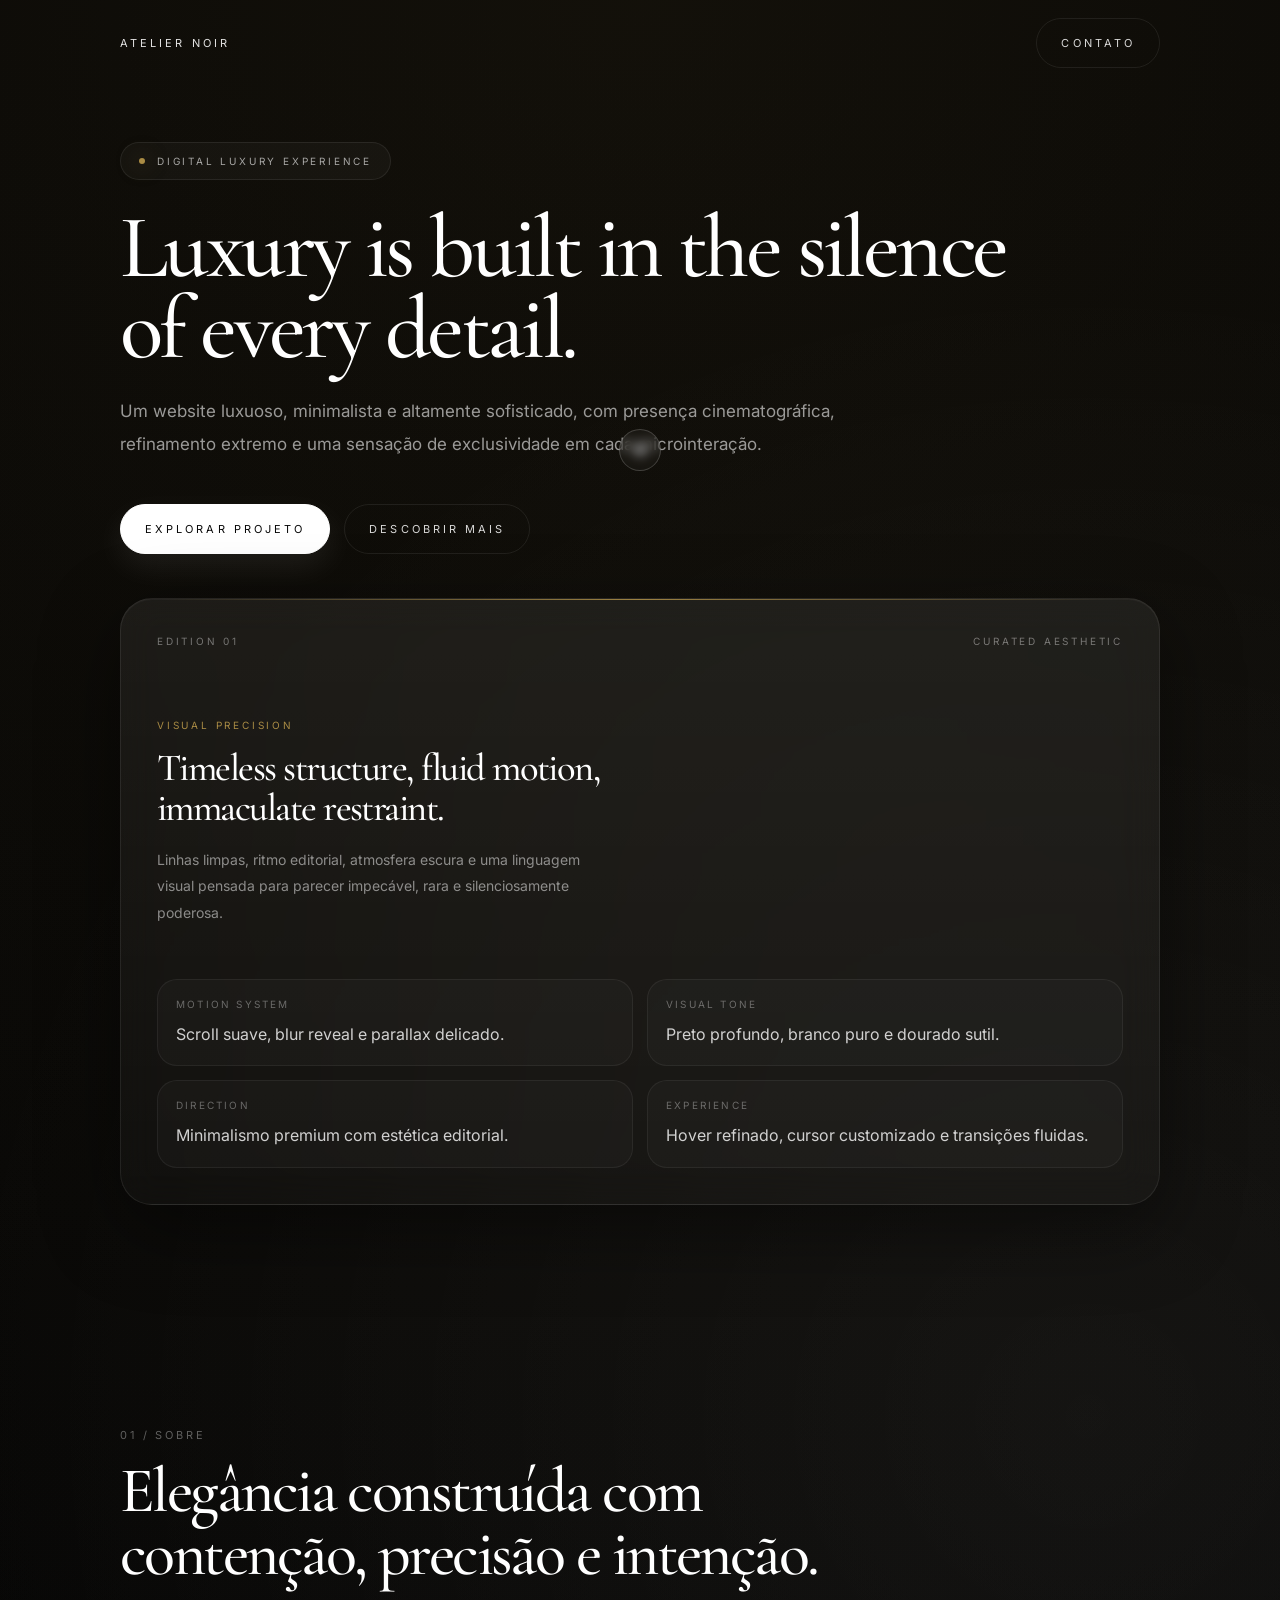
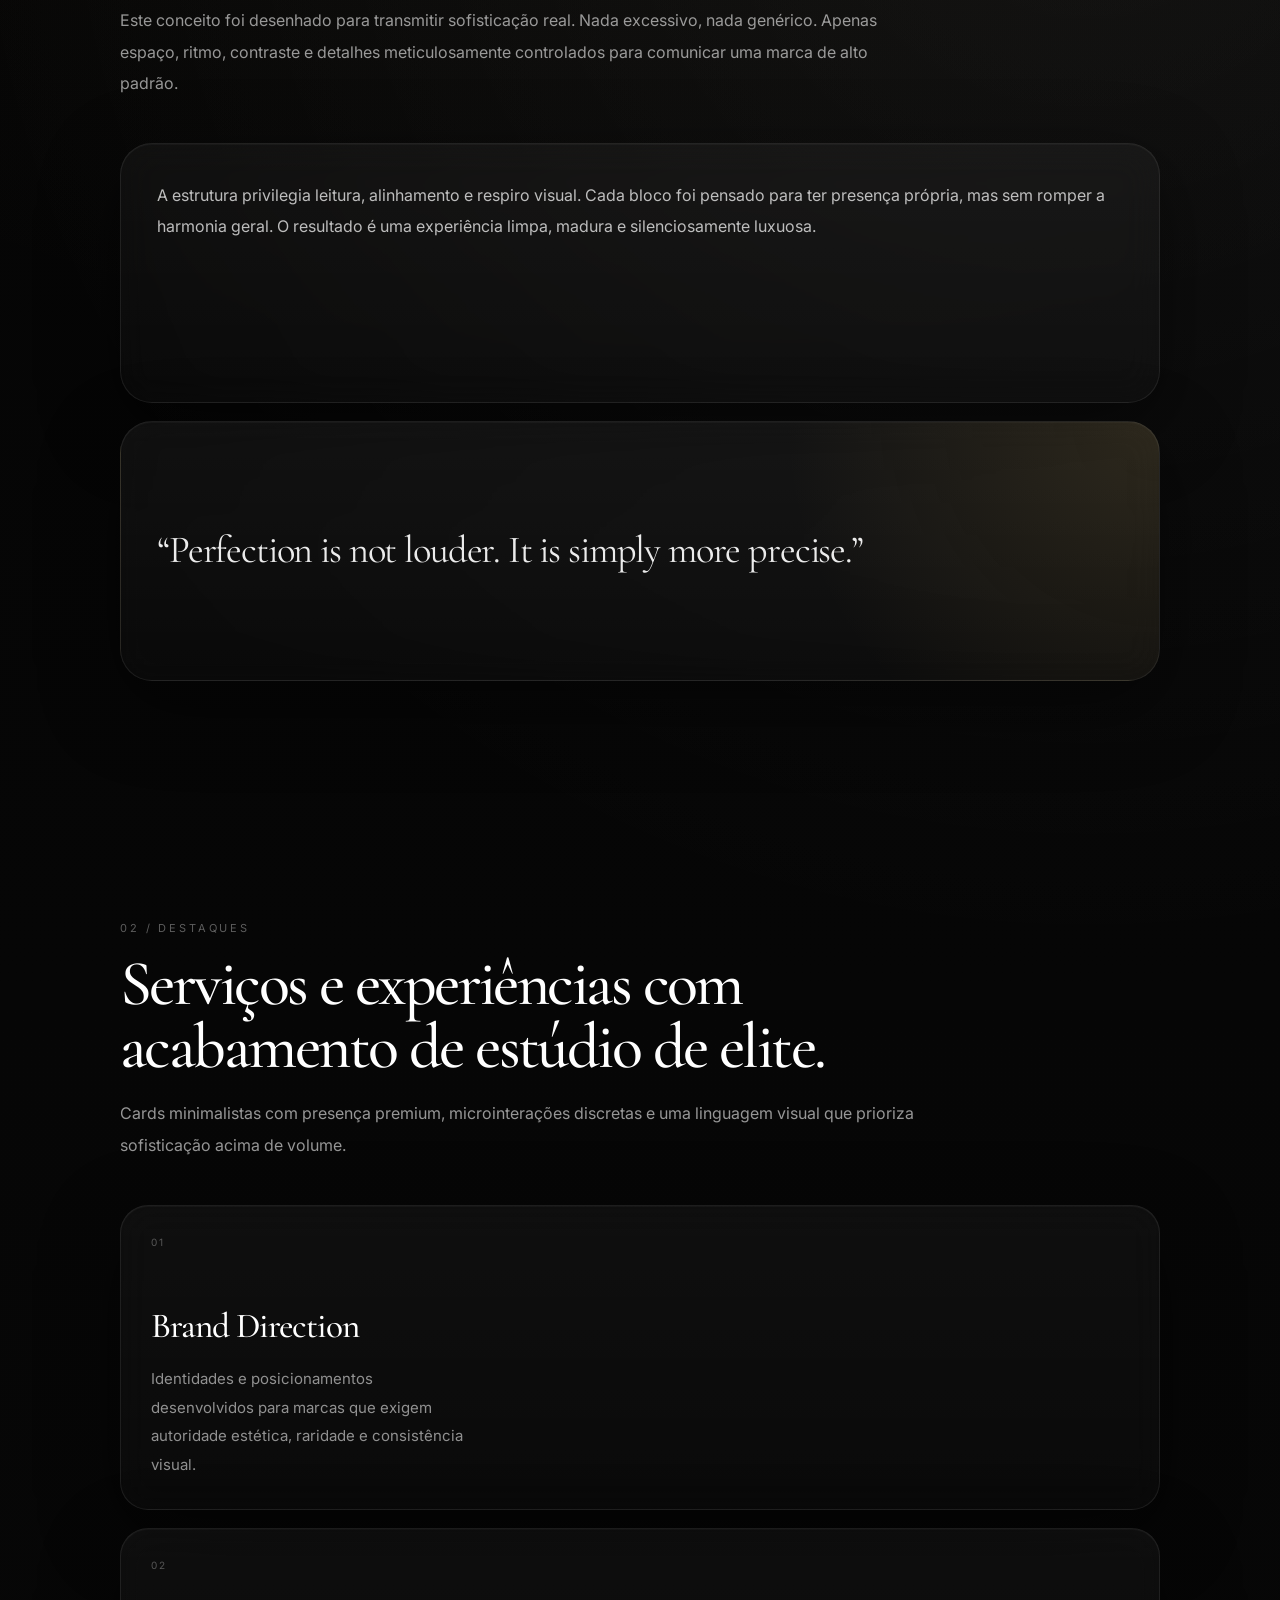
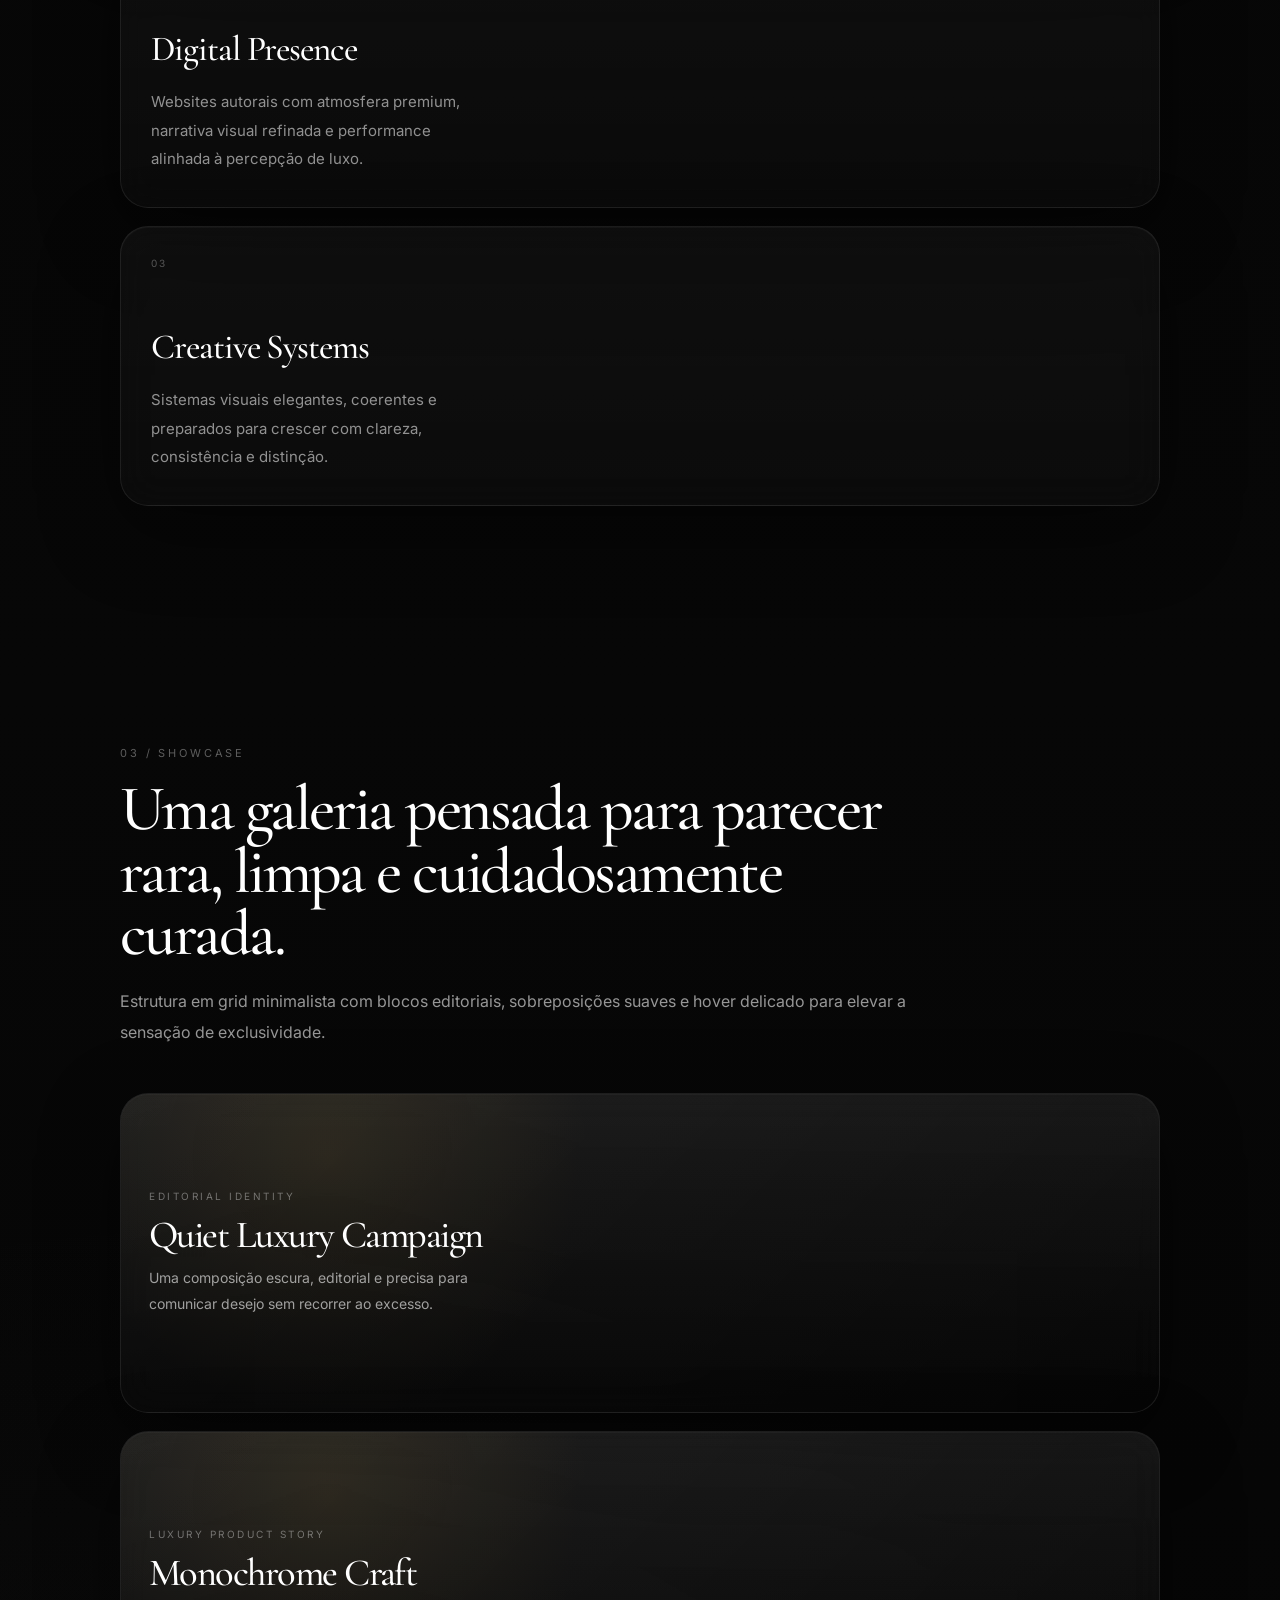
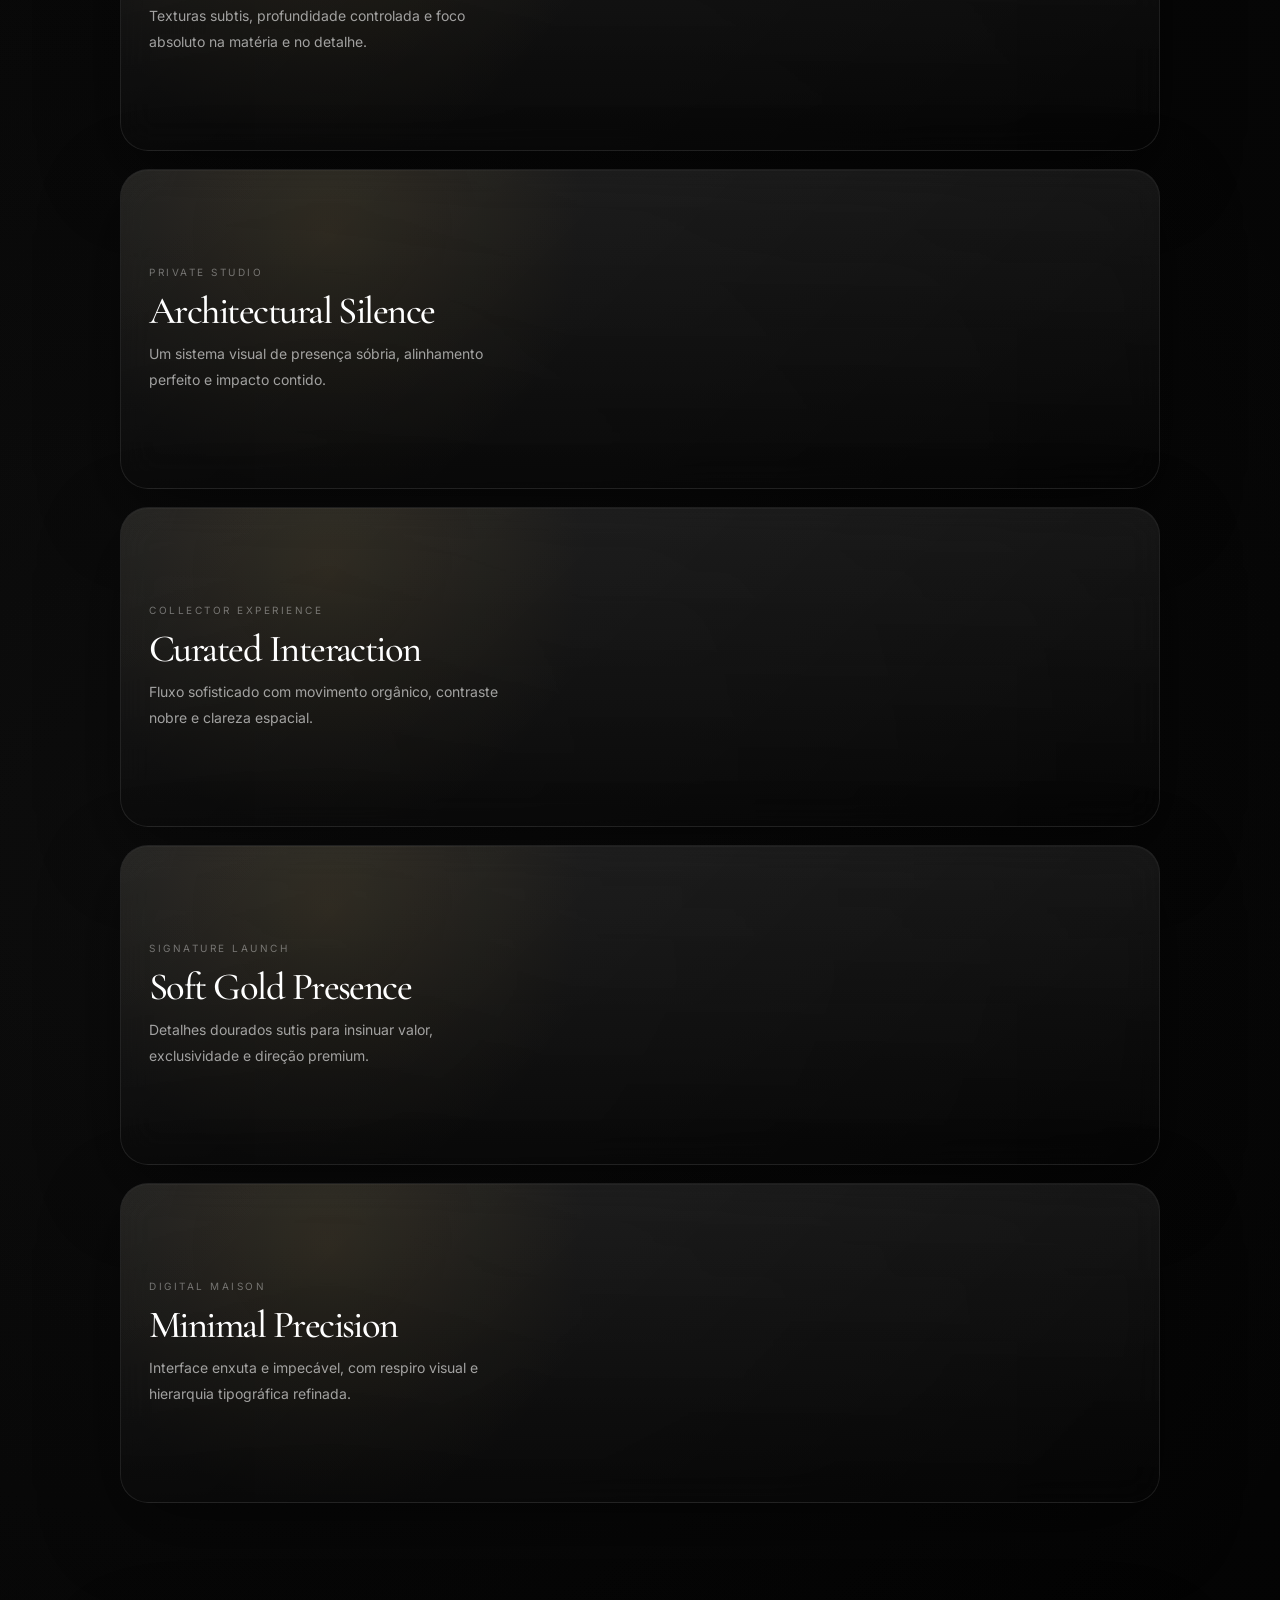
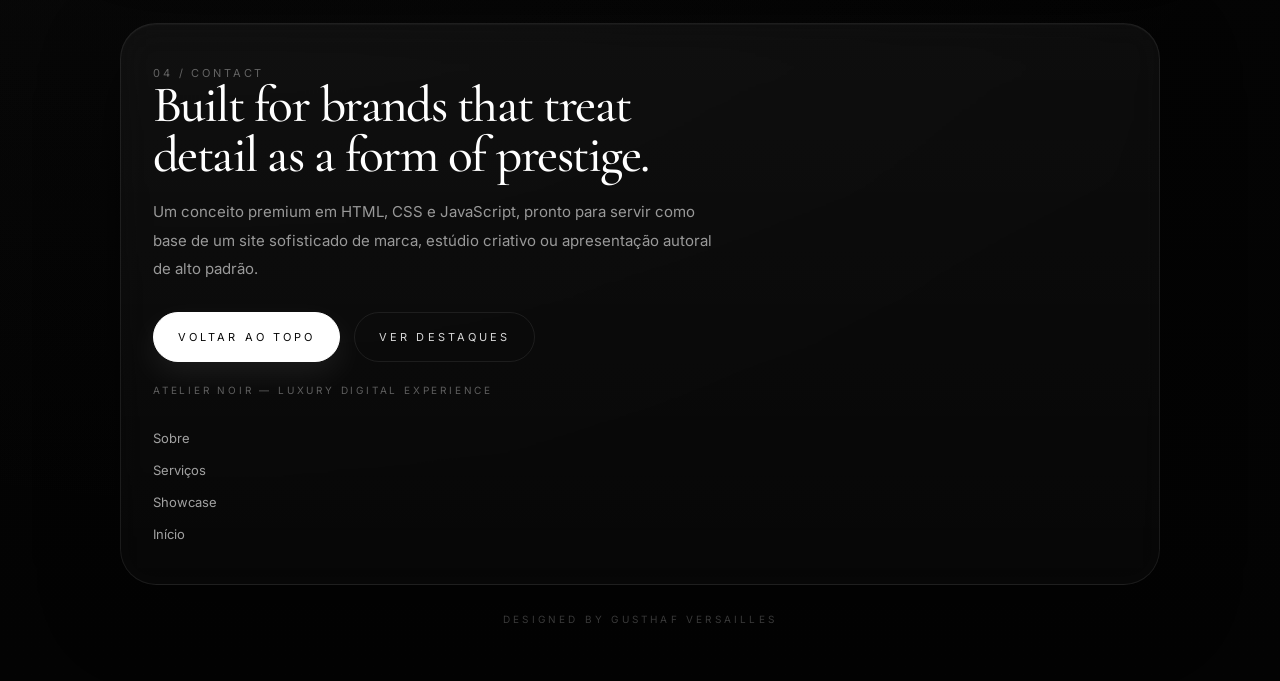
<file: Projects/AtelierNoir/index.html>
<!DOCTYPE html>
<!--
  Atelier Noir — Luxury Digital Experience
  Arquivo: index.html
  Função: estrutura HTML principal do site.
-->
<html lang="pt-BR">

<head>
  <base href="/Projects/AtelierNoir/">
  <meta charset="UTF-8" />
  <meta name="viewport" content="width=device-width, initial-scale=1.0" />
  <title>Atelier Noir — Luxury Digital Experience</title>
  <link rel="canonical" href="https://gusthafversailles.com/atelier-noir" />
  <link rel="preconnect" href="https://fonts.googleapis.com">
  <link rel="preconnect" href="https://fonts.gstatic.com" crossorigin>
  <link href="https://fonts.googleapis.com/css2?family=Inter:wght@300;400;500;600&family=Cormorant+Garamond:wght@400;500;600&display=swap" rel="stylesheet">
 <!-- Google tag (gtag.js) -->

	<script async src="https://www.googletagmanager.com/gtag/js?id=G-SENJ5DJDF1"></script>
    <script>
    window.dataLayer = window.dataLayer || [];
    function gtag(){dataLayer.push(arguments);}
    gtag('js', new Date());

    gtag('config', 'G-SENJ5DJDF1');
    </script>
  
  <!-- Estilos principais do projeto -->
  <link rel="stylesheet" href="style.css" />
	
	<script
  defer
  src="https://spyonn.vercel.app/tracker.js"
  data-site="f50460af-38d0-4e4b-9cd6-706beb822152">
</script>
	
</head>
<body>
  <div class="cursor"></div>
  <div class="cursor-follower"></div>

  <header class="site-header" id="siteHeader">
    <div class="container nav">
      <a href="/atelier-noir#hero" class="brand magnetic">Atelier Noir</a>
      <nav class="nav-links">
        <a href="/atelier-noir#about" class="magnetic">Sobre</a>
        <a href="/atelier-noir#services" class="magnetic">Destaques</a>
        <a href="/atelier-noir#showcase" class="magnetic">Showcase</a>
      </nav>
      <a href="/atelier-noir#footer" class="button ghost magnetic">Contato</a>
    </div>
  </header>

  <main>
    <section class="hero" id="hero">
      <div class="container hero-grid">
        <div class="reveal">
          <span class="eyebrow">Digital Luxury Experience</span>
          <h1>Luxury is built in the silence of every detail.</h1>
          <p class="hero-copy">
            Um website luxuoso, minimalista e altamente sofisticado, com presença cinematográfica, refinamento extremo e uma sensação de exclusividade em cada microinteração.
          </p>
          <div class="hero-actions">
            <a href="/atelier-noir#showcase" class="button primary magnetic">Explorar projeto</a>
            <a href="/atelier-noir#about" class="button ghost magnetic">Descobrir mais</a>
          </div>
        </div>

        <div class="hero-panel reveal parallax" data-speed="0.08">
          <div class="panel-meta">
            <span>Edition 01</span>
            <span>Curated Aesthetic</span>
          </div>
          <div class="label">Visual Precision</div>
          <h2 class="panel-title">Timeless structure, fluid motion, immaculate restraint.</h2>
          <p class="panel-copy">
            Linhas limpas, ritmo editorial, atmosfera escura e uma linguagem visual pensada para parecer impecável, rara e silenciosamente poderosa.
          </p>

          <div class="metrics">
            <div class="metric">
              <span>Motion System</span>
              <strong>Scroll suave, blur reveal e parallax delicado.</strong>
            </div>
            <div class="metric">
              <span>Visual Tone</span>
              <strong>Preto profundo, branco puro e dourado sutil.</strong>
            </div>
            <div class="metric">
              <span>Direction</span>
              <strong>Minimalismo premium com estética editorial.</strong>
            </div>
            <div class="metric">
              <span>Experience</span>
              <strong>Hover refinado, cursor customizado e transições fluidas.</strong>
            </div>
          </div>
        </div>
      </div>
    </section>

    <section class="section" id="about">
      <div class="container">
        <div class="section-top reveal">
          <div class="section-index">01 / Sobre</div>
          <div>
            <h2>Elegância construída com contenção, precisão e intenção.</h2>
            <p class="section-copy">
              Este conceito foi desenhado para transmitir sofisticação real. Nada excessivo, nada genérico. Apenas espaço, ritmo, contraste e detalhes meticulosamente controlados para comunicar uma marca de alto padrão.
            </p>
          </div>
        </div>

        <div class="about-layout">
          <div class="editorial-card reveal parallax" data-speed="0.05">
            <p>
              A estrutura privilegia leitura, alinhamento e respiro visual. Cada bloco foi pensado para ter presença própria, mas sem romper a harmonia geral. O resultado é uma experiência limpa, madura e silenciosamente luxuosa.
            </p>
          </div>
          <div class="editorial-quote reveal">
            <p>“Perfection is not louder. It is simply more precise.”</p>
          </div>
        </div>
      </div>
    </section>

    <section class="section" id="services">
      <div class="container">
        <div class="section-top reveal">
          <div class="section-index">02 / Destaques</div>
          <div>
            <h2>Serviços e experiências com acabamento de estúdio de elite.</h2>
            <p class="section-copy">
              Cards minimalistas com presença premium, microinterações discretas e uma linguagem visual que prioriza sofisticação acima de volume.
            </p>
          </div>
        </div>

        <div class="services-grid">
          <article class="service-card reveal magnetic">
            <div class="service-number">01</div>
            <h3>Brand Direction</h3>
            <p>Identidades e posicionamentos desenvolvidos para marcas que exigem autoridade estética, raridade e consistência visual.</p>
          </article>

          <article class="service-card reveal magnetic delay-08">
            <div class="service-number">02</div>
            <h3>Digital Presence</h3>
            <p>Websites autorais com atmosfera premium, narrativa visual refinada e performance alinhada à percepção de luxo.</p>
          </article>

          <article class="service-card reveal magnetic delay-16">
            <div class="service-number">03</div>
            <h3>Creative Systems</h3>
            <p>Sistemas visuais elegantes, coerentes e preparados para crescer com clareza, consistência e distinção.</p>
          </article>
        </div>
      </div>
    </section>

    <section class="section" id="showcase">
      <div class="container">
        <div class="section-top reveal">
          <div class="section-index">03 / Showcase</div>
          <div>
            <h2>Uma galeria pensada para parecer rara, limpa e cuidadosamente curada.</h2>
            <p class="section-copy">
              Estrutura em grid minimalista com blocos editoriais, sobreposições suaves e hover delicado para elevar a sensação de exclusividade.
            </p>
          </div>
        </div>

        <div class="showcase-grid">
          <article class="showcase-item reveal magnetic parallax" data-speed="0.04">
            <div>
              <div class="showcase-meta">Editorial Identity</div>
              <h3 class="showcase-title">Quiet Luxury Campaign</h3>
              <p class="showcase-desc">Uma composição escura, editorial e precisa para comunicar desejo sem recorrer ao excesso.</p>
            </div>
          </article>

          <article class="showcase-item reveal magnetic delay-06">
            <div>
              <div class="showcase-meta">Luxury Product Story</div>
              <h3 class="showcase-title">Monochrome Craft</h3>
              <p class="showcase-desc">Texturas subtis, profundidade controlada e foco absoluto na matéria e no detalhe.</p>
            </div>
          </article>

          <article class="showcase-item reveal magnetic delay-12">
            <div>
              <div class="showcase-meta">Private Studio</div>
              <h3 class="showcase-title">Architectural Silence</h3>
              <p class="showcase-desc">Um sistema visual de presença sóbria, alinhamento perfeito e impacto contido.</p>
            </div>
          </article>

          <article class="showcase-item reveal magnetic parallax" data-speed="0.06">
            <div>
              <div class="showcase-meta">Collector Experience</div>
              <h3 class="showcase-title">Curated Interaction</h3>
              <p class="showcase-desc">Fluxo sofisticado com movimento orgânico, contraste nobre e clareza espacial.</p>
            </div>
          </article>

          <article class="showcase-item reveal magnetic delay-08">
            <div>
              <div class="showcase-meta">Signature Launch</div>
              <h3 class="showcase-title">Soft Gold Presence</h3>
              <p class="showcase-desc">Detalhes dourados sutis para insinuar valor, exclusividade e direção premium.</p>
            </div>
          </article>

          <article class="showcase-item reveal magnetic delay-14">
            <div>
              <div class="showcase-meta">Digital Maison</div>
              <h3 class="showcase-title">Minimal Precision</h3>
              <p class="showcase-desc">Interface enxuta e impecável, com respiro visual e hierarquia tipográfica refinada.</p>
            </div>
          </article>
        </div>
      </div>
    </section>
  </main>

  <footer class="footer" id="footer">
    <div class="container">
      <div class="footer-grid reveal">
        <div>
          <div class="section-index">04 / Contact</div>
          <h3>Built for brands that treat detail as a form of prestige.</h3>
          <p>
            Um conceito premium em HTML, CSS e JavaScript, pronto para servir como base de um site sofisticado de marca, estúdio criativo ou apresentação autoral de alto padrão.
          </p>
          <div class="footer-actions">
            <a href="/atelier-noir#hero" class="button primary magnetic">Voltar ao topo</a>
            <a href="/atelier-noir#services" class="button ghost magnetic">Ver destaques</a>
          </div>
          <div class="footer-meta">Atelier Noir — Luxury Digital Experience</div>
        </div>

        <div class="footer-links">
          <a href="/atelier-noir#about" class="social-link magnetic">Sobre</a>
          <a href="/atelier-noir#services" class="social-link magnetic">Serviços</a>
          <a href="/atelier-noir#showcase" class="social-link magnetic">Showcase</a>
          <a href="/atelier-noir#hero" class="social-link magnetic">Início</a>
        </div>
      </div>
      <!-- Assinatura do designer -->
      <a href="https://gusthafversailles.com/inicio" target="_blank" class="designer-signature">
        Designed by Gusthaf Versailles
      </a>
    </div>
  </footer>

  <!-- Scripts principais do projeto -->
  <script src="script.js"></script>
</body>
</html>
</file>
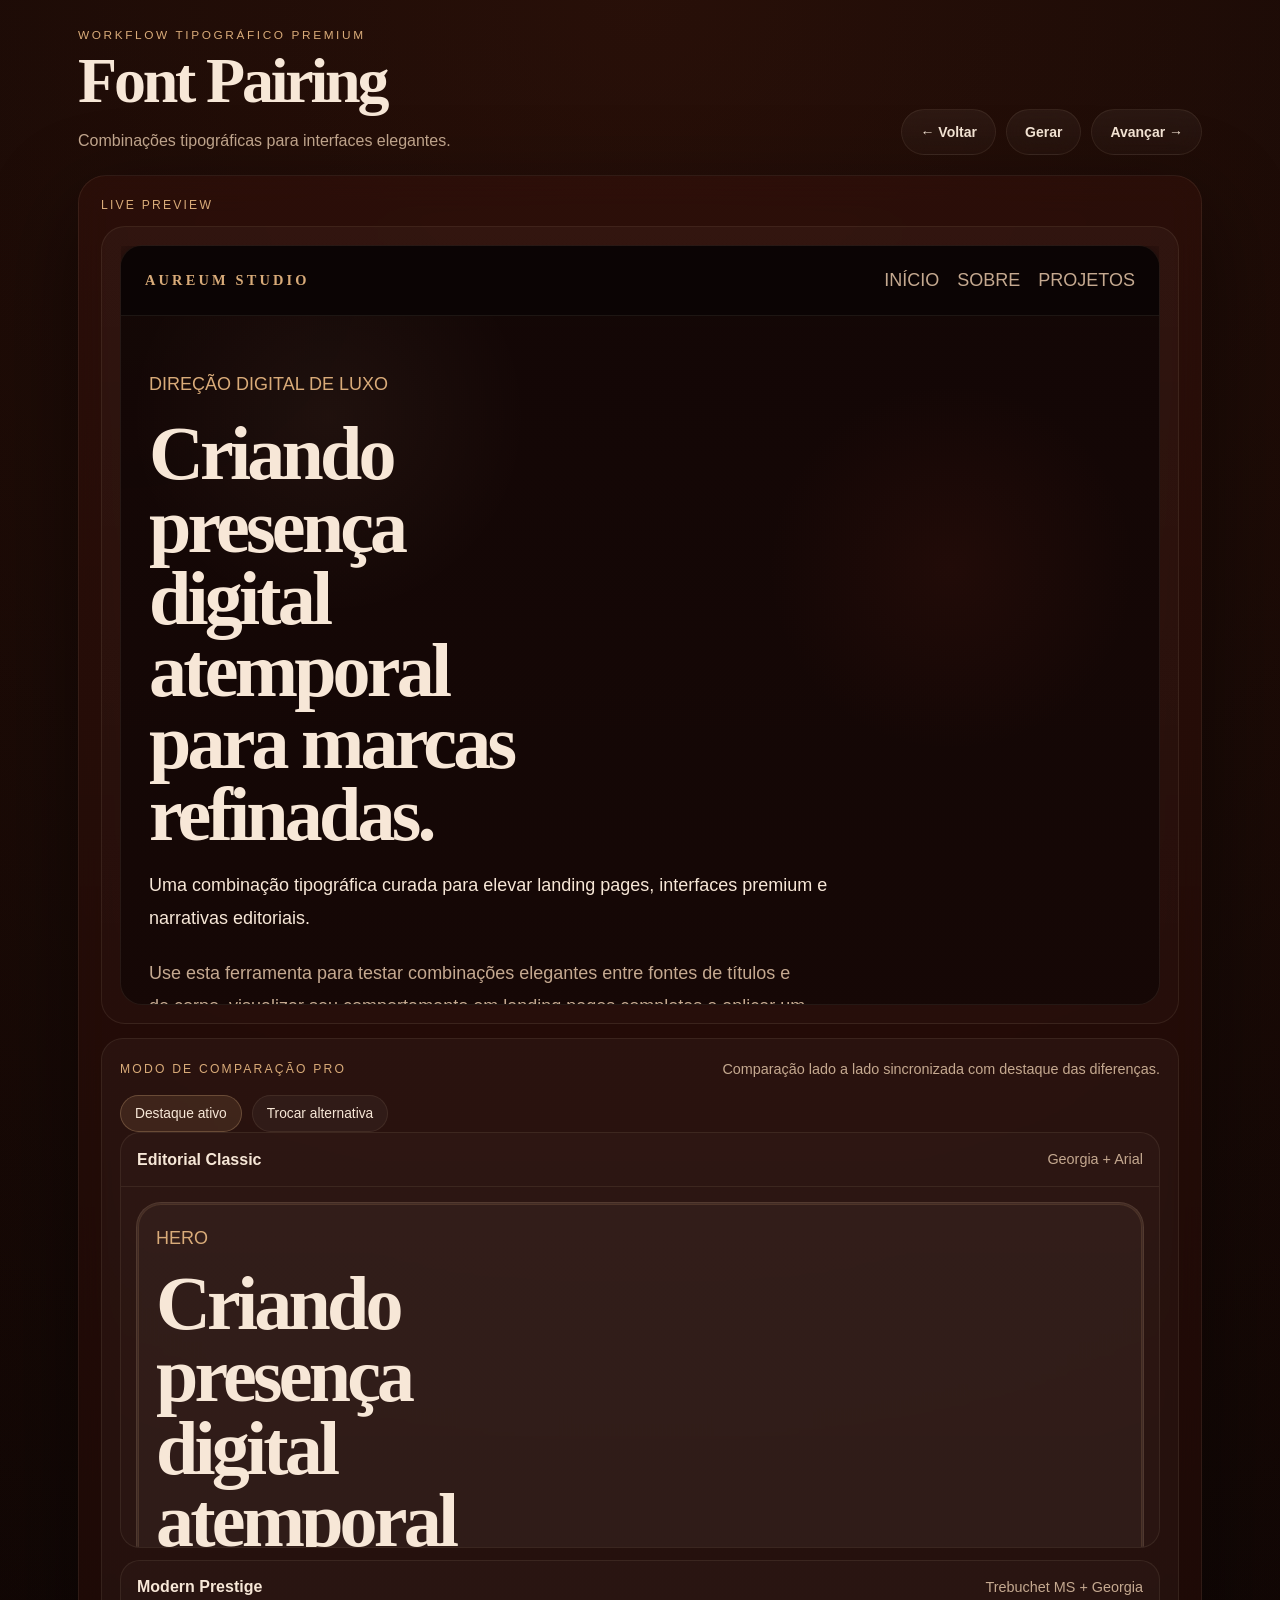
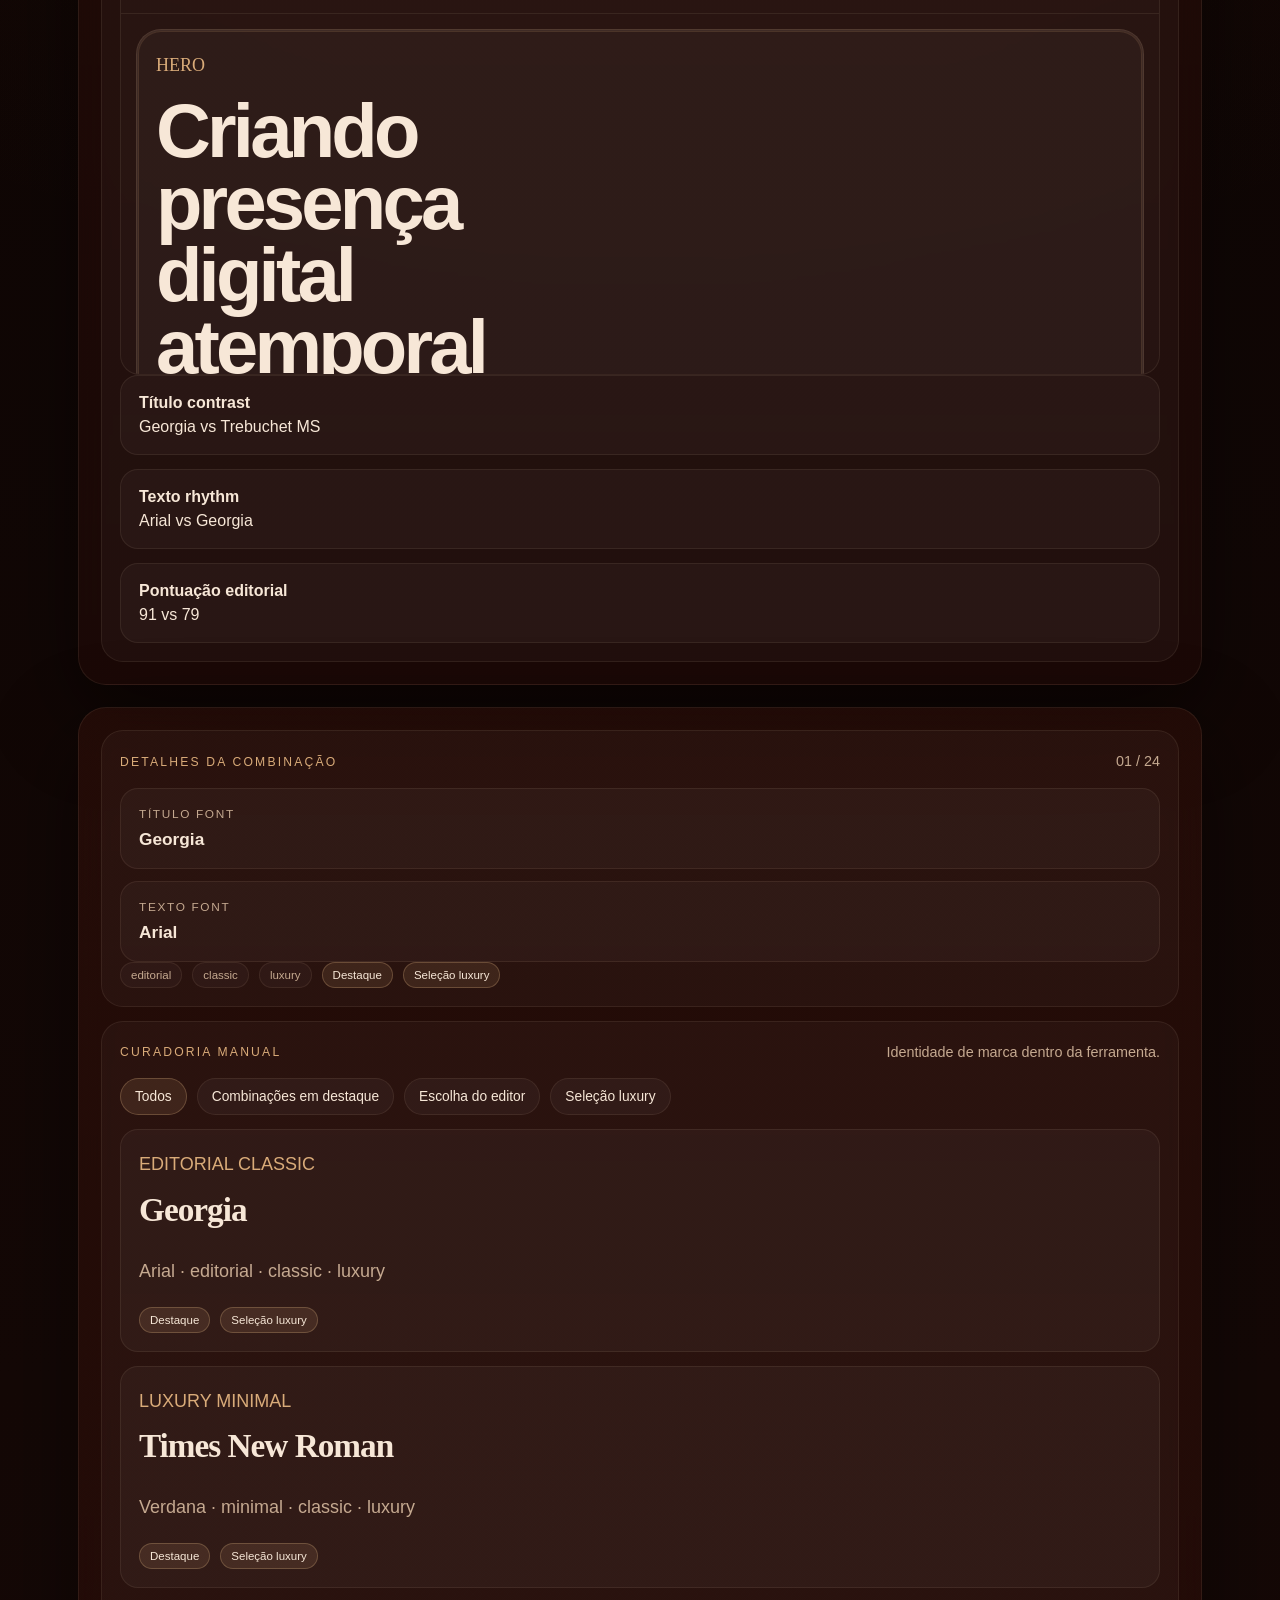
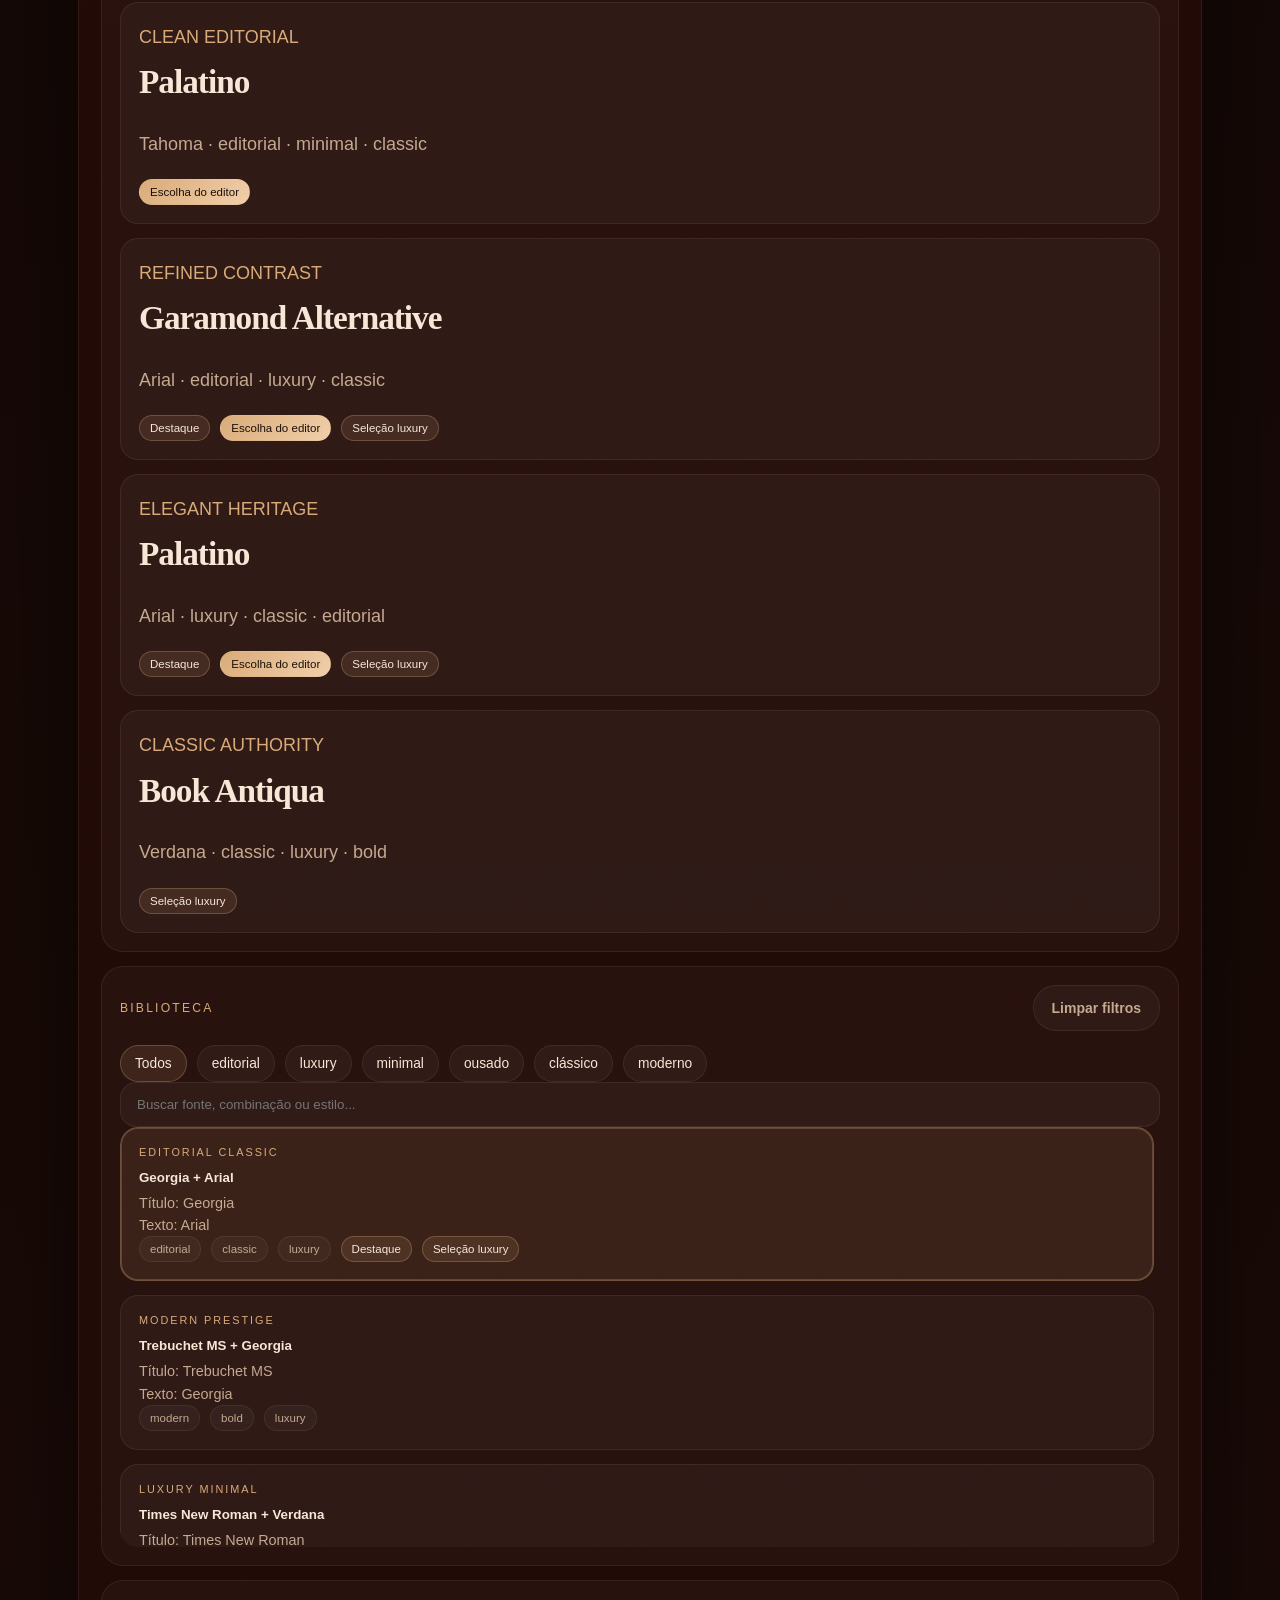
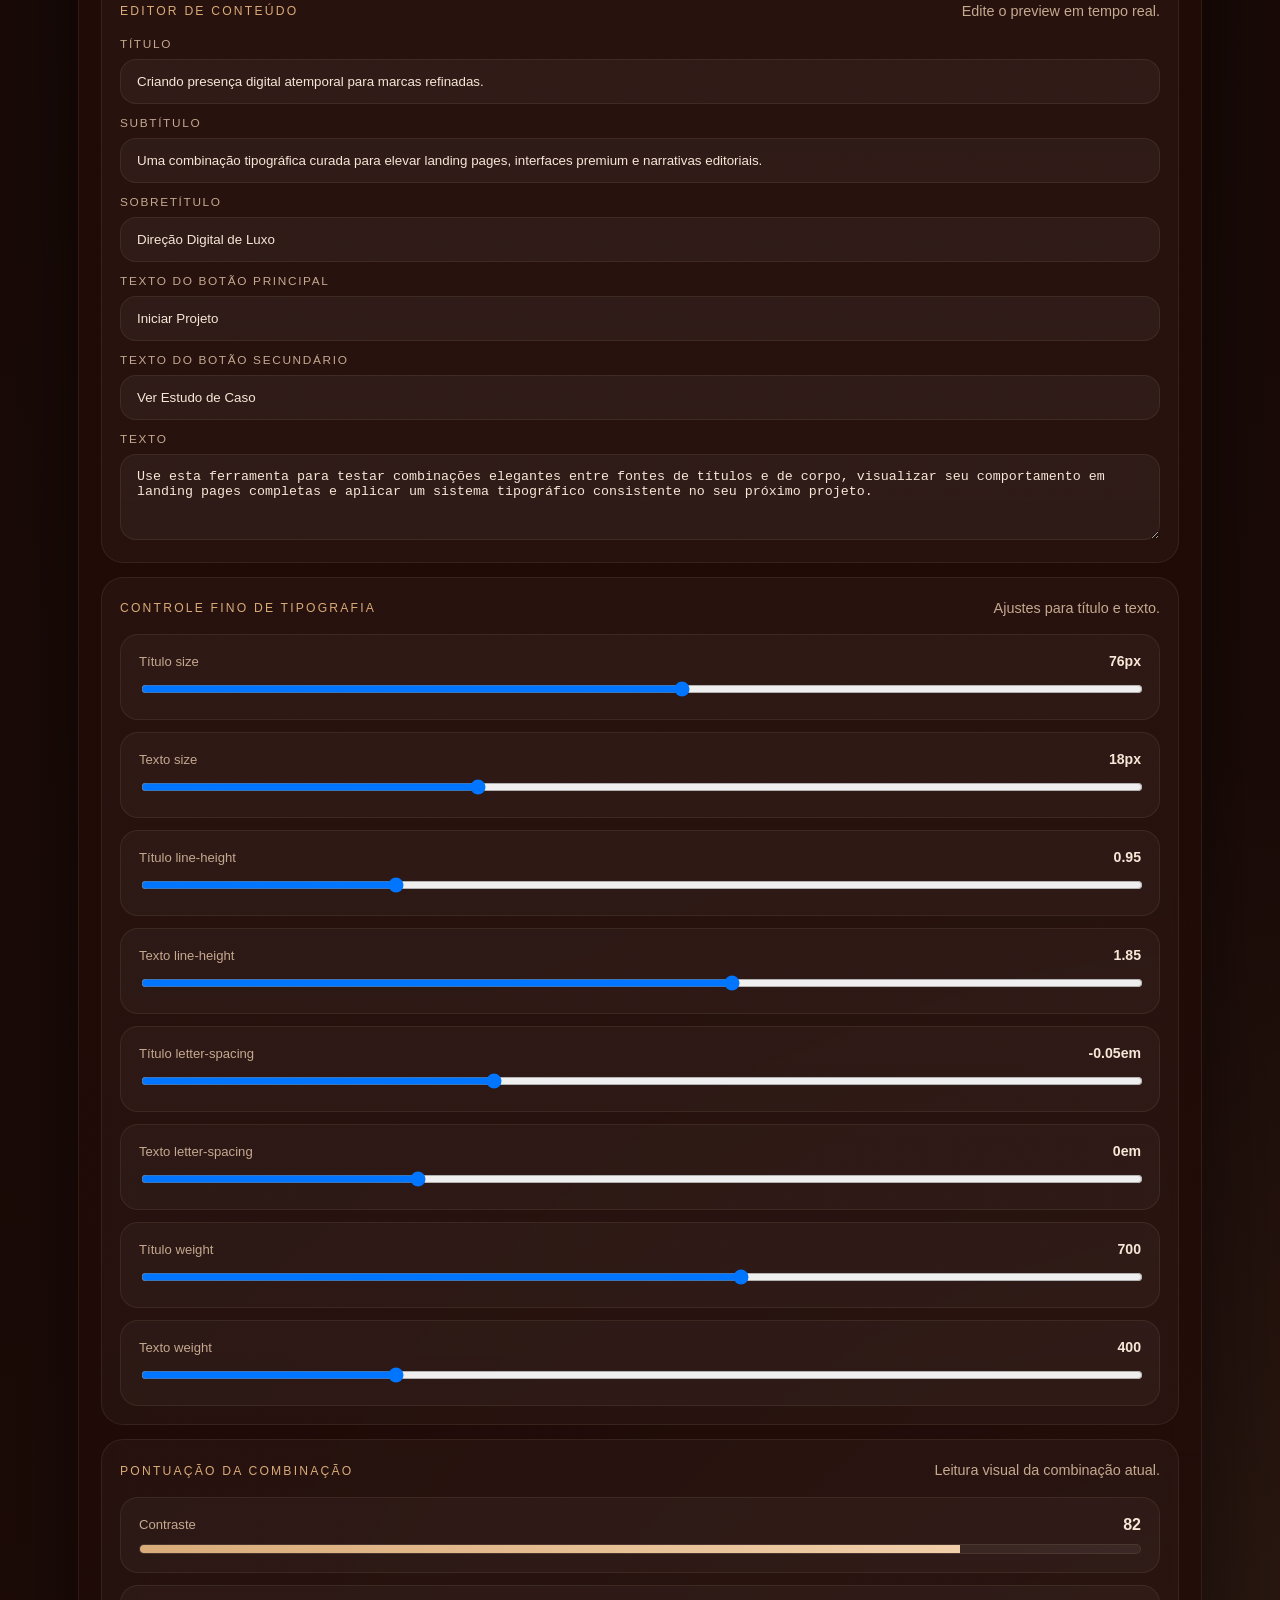
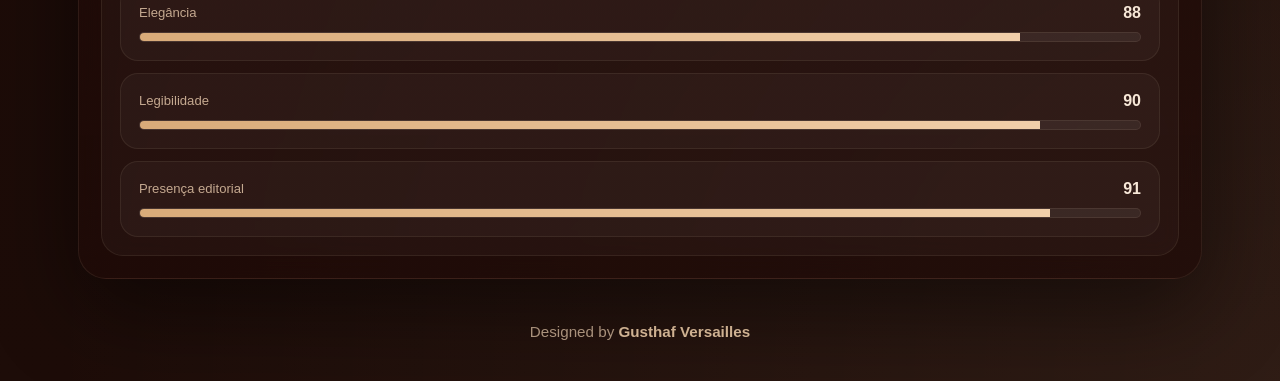
<file: Projects/FontPairing/index.html>
<!DOCTYPE html>
<html lang="pt-BR">

  <head>
  <base href="/Projects/FontPairing/">
    <meta charset="UTF-8" />
    <meta name="viewport" content="width=device-width, initial-scale=1.0" />

    <!-- Google tag (gtag.js) -->

	<script async src="https://www.googletagmanager.com/gtag/js?id=G-SENJ5DJDF1"></script>
    <script>
    window.dataLayer = window.dataLayer || [];
    function gtag(){dataLayer.push(arguments);}
    gtag('js', new Date());

    gtag('config', 'G-SENJ5DJDF1');
    </script>
    
    <title>Font Pairing</title>
  <link rel="canonical" href="https://gusthafversailles.com/font-pairing" />
    <link rel="stylesheet" href="style.css" />

<script
  defer
  src="https://spyonn.vercel.app/tracker.js"
  data-site="f50460af-38d0-4e4b-9cd6-706beb822152">
</script>
	  
  </head>
  <body>
    <div class="noise"></div>

    <div class="container">
      <header class="topbar">
        <div class="brand">
          <small>Workflow Tipográfico Premium</small>
          <h1>Font Pairing</h1>
          <p>
            Combinações tipográficas para interfaces elegantes.
          </p>
        </div>

        <div class="toolbar">
          <button class="btn btn-secondary" id="prevBtn" type="button">← Voltar</button>
          <button class="btn btn-secondary" id="shuffleBtn" type="button">Gerar</button>
          <button class="btn btn-secondary" id="nextBtn" type="button">Avançar →</button>
        </div>
      </header>

      <main class="layout">
        <!-- Coluna esquerda: preview e comparação -->
        <section class="panel left-panel">
          <p class="section-title">Live Preview</p>

          <div class="preview-shell">
            <div class="preview-stage">
              <div class="landing-preview preview-hero-only">
                <div class="landing-scroll" id="landingScroll">
                  <div class="site-nav">
                    <div class="site-brand preview-heading-target" id="navLogo">AUREUM STUDIO</div>
                    <div class="site-links preview-body-target">
                      <span>Início</span>
                      <span>Sobre</span>
                      <span>Projetos</span>
                    </div>
                  </div>

                  <section class="full-section" data-anchor="hero">
                    <div class="section-inner hero-layout">
                      <div>
                        <p class="eyebrow preview-body-target" id="previewEyebrow">
                          Direção Digital de Luxo
                        </p>
                        <h2 class="display preview-heading-target" id="previewTitle">
                          Criando presença digital atemporal para marcas refinadas.
                        </h2>
                        <h3 class="sub preview-body-target" id="previewSubtitle">
                          Uma combinação tipográfica curada para elevar landing pages,
                          interfaces premium e narrativas editoriais.
                        </h3>
                        <p class="body preview-body-target" id="previewBody">
                          Use esta ferramenta para testar combinações elegantes entre
                          fontes de títulos e de corpo, visualizar seu comportamento em
                          landing pages completas e aplicar um sistema tipográfico
                          consistente no seu próximo projeto.
                        </p>

                        <div class="cta-row">
                          <button class="btn btn-primary preview-body-target" id="primaryButton" type="button">
                            Iniciar Projeto
                          </button>
                          <button class="ghost-btn preview-body-target" id="secondaryButton" type="button">
                            Ver Estudo de Caso
                          </button>
                        </div>
                      </div>
                    </div>
                  </section>
                </div>
              </div>
            </div>

            <section class="group">
              <div class="group-header">
                <p class="tiny-title">Modo de comparação PRO</p>
                <div class="small-note">
                  Comparação lado a lado sincronizada com destaque das diferenças.
                </div>
              </div>

              <div class="compare-toolbar">
                <button class="chip active" id="toggleDiffsBtn" type="button">Destaque ativo</button>
                <button class="chip" id="swapCompareBtn" type="button">Trocar alternativa</button>
              </div>

              <div class="compare-mode">
                <div class="compare-panel">
                  <div class="compare-panel-header">
                    <strong id="compareCurrentLabel">Atual</strong>
                    <span class="small-note" id="compareCurrentFonts">Georgia + Arial</span>
                  </div>
                  <div class="compare-scroll" id="compareScrollA">
                    <div class="compare-page" id="comparePageA"></div>
                  </div>
                </div>

                <div class="compare-panel">
                  <div class="compare-panel-header">
                    <strong id="compareAltLabel">Alternativa</strong>
                    <span class="small-note" id="compareAltFonts">Palatino + Tahoma</span>
                  </div>
                  <div class="compare-scroll" id="compareScrollB">
                    <div class="compare-page" id="comparePageB"></div>
                  </div>
                </div>
              </div>

              <div class="diff-list" id="diffList"></div>
            </section>
          </div>
        </section>

        <!-- Coluna direita: controles -->
        <aside class="panel right-panel">
          <div class="stack">
            <section class="group">
              <div class="group-header">
                <p class="tiny-title">Detalhes da combinação</p>
                <div class="small-note" id="pairingCounter">01 / 24</div>
              </div>

              <div class="meta-grid">
                <div class="meta-box">
                  <span>Título font</span>
                  <strong id="headingFontName">Georgia</strong>
                </div>
                <div class="meta-box">
                  <span>Texto font</span>
                  <strong id="bodyFontName">Arial</strong>
                </div>
              </div>

              <div class="badge-row" id="styleBadges"></div>
            </section>

            <section class="group">
              <div class="group-header">
                <p class="tiny-title">Curadoria manual</p>
                <div class="small-note">Identidade de marca dentro da ferramenta.</div>
              </div>

              <div class="featured-tags">
                <button class="chip active" data-curation="all" type="button">Todos</button>
                <button class="chip" data-curation="featured" type="button">Combinações em destaque</button>
                <button class="chip" data-curation="editor" type="button">Escolha do editor</button>
                <button class="chip" data-curation="luxury" type="button">Seleção luxury</button>
              </div>

              <div class="featured-grid" id="featuredGrid"></div>
            </section>

            <section class="group">
              <div class="group-header">
                <p class="tiny-title">Biblioteca</p>
                <button class="btn btn-soft" id="clearFiltersBtn" type="button">Limpar filtros</button>
              </div>

              <div class="pairings-toolbar" id="styleFilterBar"></div>
              <input
                class="search"
                id="searchInput"
                type="text"
                placeholder="Buscar fonte, combinação ou estilo..."
              />

              <div class="library-scroll">
                <div class="pairings-grid" id="pairingsGrid"></div>
              </div>
            </section>

            <section class="group">
              <div class="group-header">
                <p class="tiny-title">Editor de conteúdo</p>
                <div class="small-note">Edite o preview em tempo real.</div>
              </div>

              <div class="control-grid">
                <div class="field">
                  <label for="headingTextInput">Título</label>
                  <input
                    id="headingTextInput"
                    type="text"
                    value="Criando presença digital atemporal para marcas refinadas."
                  />
                </div>

                <div class="field">
                  <label for="subheadingTextInput">Subtítulo</label>
                  <input
                    id="subheadingTextInput"
                    type="text"
                    value="Uma combinação tipográfica curada para elevar landing pages, interfaces premium e narrativas editoriais."
                  />
                </div>

                <div class="field">
                  <label for="eyebrowTextInput">Sobretítulo</label>
                  <input id="eyebrowTextInput" type="text" value="Direção Digital de Luxo" />
                </div>

                <div class="field">
                  <label for="primaryButtonInput">Texto do botão principal</label>
                  <input id="primaryButtonInput" type="text" value="Iniciar Projeto" />
                </div>

                <div class="field">
                  <label for="secondaryButtonInput">Texto do botão secundário</label>
                  <input id="secondaryButtonInput" type="text" value="Ver Estudo de Caso" />
                </div>

                <div class="field field-full">
                  <label for="bodyTextInput">Texto</label>
                  <textarea id="bodyTextInput">
Use esta ferramenta para testar combinações elegantes entre fontes de títulos e de corpo, visualizar seu comportamento em landing pages completas e aplicar um sistema tipográfico consistente no seu próximo projeto.</textarea
                  >
                </div>
              </div>
            </section>

            <section class="group">
              <div class="group-header">
                <p class="tiny-title">Controle fino de tipografia</p>
                <div class="small-note">Ajustes para título e texto.</div>
              </div>

              <div class="control-grid">
                <div class="range-wrap">
                  <div class="range-top">
                    <span>Título size</span>
                    <strong class="range-value" id="headingSizeValue">76px</strong>
                  </div>
                  <input id="headingSize" type="range" min="36" max="110" value="76" />
                </div>

                <div class="range-wrap">
                  <div class="range-top">
                    <span>Texto size</span>
                    <strong class="range-value" id="bodySizeValue">18px</strong>
                  </div>
                  <input id="bodySize" type="range" min="13" max="28" value="18" />
                </div>

                <div class="range-wrap">
                  <div class="range-top">
                    <span>Título line-height</span>
                    <strong class="range-value" id="headingLineValue">0.95</strong>
                  </div>
                  <input id="headingLine" type="range" min="0.8" max="1.4" step="0.01" value="0.95" />
                </div>

                <div class="range-wrap">
                  <div class="range-top">
                    <span>Texto line-height</span>
                    <strong class="range-value" id="bodyLineValue">1.85</strong>
                  </div>
                  <input id="bodyLine" type="range" min="1.2" max="2.3" step="0.01" value="1.85" />
                </div>

                <div class="range-wrap">
                  <div class="range-top">
                    <span>Título letter-spacing</span>
                    <strong class="range-value" id="headingTrackValue">-0.05em</strong>
                  </div>
                  <input id="headingTrack" type="range" min="-0.12" max="0.08" step="0.005" value="-0.05" />
                </div>

                <div class="range-wrap">
                  <div class="range-top">
                    <span>Texto letter-spacing</span>
                    <strong class="range-value" id="bodyTrackValue">0em</strong>
                  </div>
                  <input id="bodyTrack" type="range" min="-0.03" max="0.08" step="0.005" value="0" />
                </div>

                <div class="range-wrap">
                  <div class="range-top">
                    <span>Título weight</span>
                    <strong class="range-value" id="headingWeightValue">700</strong>
                  </div>
                  <input id="headingWeight" type="range" min="400" max="900" step="100" value="700" />
                </div>

                <div class="range-wrap">
                  <div class="range-top">
                    <span>Texto weight</span>
                    <strong class="range-value" id="bodyWeightValue">400</strong>
                  </div>
                  <input id="bodyWeight" type="range" min="300" max="700" step="100" value="400" />
                </div>
              </div>
            </section>

            <section class="group">
              <div class="group-header">
                <p class="tiny-title">Pontuação da combinação</p>
                <div class="small-note">Leitura visual da combinação atual.</div>
              </div>

              <div class="score-grid">
                <div class="score-card">
                  <div class="score-name">
                    <span>Contraste</span>
                    <strong id="scoreContrastText">82</strong>
                  </div>
                  <div class="meter"><span id="scoreContrast"></span></div>
                </div>

                <div class="score-card">
                  <div class="score-name">
                    <span>Elegância</span>
                    <strong id="scoreEleganceText">90</strong>
                  </div>
                  <div class="meter"><span id="scoreElegance"></span></div>
                </div>

                <div class="score-card">
                  <div class="score-name">
                    <span>Legibilidade</span>
                    <strong id="scoreLegibilidadeText">88</strong>
                  </div>
                  <div class="meter"><span id="scoreLegibilidade"></span></div>
                </div>

                <div class="score-card">
                  <div class="score-name">
                    <span>Presença editorial</span>
                    <strong id="scoreEditorialText">84</strong>
                  </div>
                  <div class="meter"><span id="scoreEditorial"></span></div>
                </div>
              </div>
            </section>
          </div>
        </aside>
      </main>

      <footer class="site-footer">
        <p class="site-footer__text">
          Designed by
          <!-- Substitua o href abaixo pelo URL real do seu site -->
          <a class="site-footer__link" href="https://gusthafversailles.com/inicio" target="_blank" rel="noopener noreferrer">
            Gusthaf Versailles
          </a>
        </p>
      </footer>

    </div>

    <script src="script.js"></script>
  </body>
</html>
</file>
<file: Projects/AtelierNoir/style.css>
/* =========================================================
   Atelier Noir — Luxury Digital Experience
   Arquivo: style.css
   Função: estilos visuais, responsividade, animações e layout.
   ========================================================= */

:root {
  --bg: #050505;
  --bg-soft: #0a0a0a;
  --panel: rgba(255, 255, 255, 0.04);
  --panel-strong: rgba(255, 255, 255, 0.06);
  --text: #ffffff;
  --muted: rgba(255, 255, 255, 0.58);
  --soft: rgba(255, 255, 255, 0.18);
  --line: rgba(255, 255, 255, 0.08);
  --gold: #aa8c45;
  --gold-soft: rgba(170, 140, 69, 0.22);
  --graphite: #1a1a1a;
  --radius-xl: 32px;
  --radius-lg: 24px;
  --radius-md: 18px;
  --shadow: 0 24px 80px rgba(0, 0, 0, 0.45);
  --container: 1280px;
}

/* Reset global e box sizing. */
* {
  margin: 0;
  padding: 0;
  box-sizing: border-box;
}

/* Rolagem suave para links internos. */
html {
  scroll-behavior: smooth;
}

/* Base visual da página: fundo, tipografia e cursor customizado. */
body {
  font-family: 'Inter', sans-serif;
  background:
    radial-gradient(circle at 50% 0%, rgba(170, 140, 69, 0.09), transparent 28%),
    radial-gradient(circle at 85% 20%, rgba(255, 255, 255, 0.05), transparent 20%),
    radial-gradient(circle at 15% 80%, rgba(120, 120, 120, 0.07), transparent 22%),
    linear-gradient(180deg, #040404 0%, #070707 55%, #030303 100%);
  color: var(--text);
  min-height: 100vh;
  overflow-x: hidden;
  cursor: none;
}

body::before {
  content: "";
  position: fixed;
  inset: 0;
  pointer-events: none;
  opacity: 0.045;
  background-image: radial-gradient(rgba(255,255,255,0.8) 0.45px, transparent 0.45px);
  background-size: 8px 8px;
  mask-image: linear-gradient(to bottom, rgba(0,0,0,0.9), rgba(0,0,0,0.25));
  z-index: 1;
}

a {
  color: inherit;
  text-decoration: none;
}

img {
  max-width: 100%;
  display: block;
}

/* Cursor customizado usado em telas sem toque. */
.cursor,
.cursor-follower {
  position: fixed;
  top: 0;
  left: 0;
  pointer-events: none;
  z-index: 9999;
  border-radius: 50%;
  transform: translate(-50%, -50%);
  transition: opacity 0.3s ease;
}

.cursor {
  width: 9px;
  height: 9px;
  background: rgba(255,255,255,0.95);
  mix-blend-mode: difference;
}

.cursor-follower {
  width: 42px;
  height: 42px;
  border: 1px solid rgba(255,255,255,0.18);
  background: rgba(255,255,255,0.03);
  backdrop-filter: blur(6px);
}

/* Container central para manter o conteúdo alinhado. */
.container {
  width: min(calc(100% - 48px), var(--container));
  margin: 0 auto;
  position: relative;
  z-index: 2;
}

/* Header fixo e navegação principal. */
.site-header {
  position: fixed;
  top: 0;
  left: 0;
  width: 100%;
  z-index: 1000;
  border-bottom: 1px solid transparent;
  transition: background 0.5s ease, border-color 0.5s ease, backdrop-filter 0.5s ease, transform 0.5s ease;
}

.site-header.scrolled {
  background: rgba(0, 0, 0, 0.36);
  border-color: rgba(255,255,255,0.06);
  backdrop-filter: blur(18px);
}

.nav {
  display: flex;
  align-items: center;
  justify-content: space-between;
  min-height: 84px;
  gap: 20px;
}

.brand,
.eyebrow,
.label,
.button,
.footer-meta,
.nav-links a {
  text-transform: uppercase;
  letter-spacing: 0.28em;
}

.brand {
  font-size: 11px;
  color: rgba(255,255,255,0.88);
  white-space: nowrap;
}

.nav-links {
  display: flex;
  gap: 34px;
  font-size: 12px;
  color: rgba(255,255,255,0.58);
}

.nav-links a,
.button,
.showcase-item,
.service-card,
.social-link {
  transition: transform 0.5s cubic-bezier(.19,1,.22,1), color 0.4s ease, border-color 0.4s ease, background 0.4s ease, box-shadow 0.5s ease, opacity 0.4s ease;
}

.nav-links a:hover,
.social-link:hover {
  color: rgba(255,255,255,1);
}

/* Botões reutilizáveis do site. */
.button {
  display: inline-flex;
  align-items: center;
  justify-content: center;
  gap: 12px;
  min-height: 50px;
  padding: 0 24px;
  border-radius: 999px;
  border: 1px solid var(--line);
  font-size: 11px;
  color: rgba(255,255,255,0.84);
  background: transparent;
}

.button:hover {
  transform: translateY(-2px);
  border-color: rgba(255,255,255,0.18);
}

.button.primary {
  background: #ffffff;
  color: #080808;
  border-color: #ffffff;
  box-shadow: 0 12px 32px rgba(255,255,255,0.08);
}

.button.primary:hover {
  box-shadow: 0 18px 40px rgba(255,255,255,0.12);
}

.button.ghost:hover {
  border-color: rgba(170, 140, 69, 0.45);
  color: #ffffff;
}

/* Seção hero: primeira dobra do site. */
.hero {
  min-height: 100vh;
  display: flex;
  align-items: center;
  padding: 120px 0 60px;
}

.hero-grid {
  display: grid;
  grid-template-columns: 1.15fr 0.85fr;
  gap: 48px;
  align-items: end;
}

.eyebrow {
  display: inline-flex;
  align-items: center;
  gap: 12px;
  border: 1px solid var(--line);
  background: rgba(255,255,255,0.03);
  border-radius: 999px;
  padding: 12px 18px;
  font-size: 10px;
  color: rgba(255,255,255,0.62);
  backdrop-filter: blur(16px);
  margin-bottom: 28px;
}

.eyebrow::before {
  content: "";
  width: 6px;
  height: 6px;
  border-radius: 50%;
  background: var(--gold);
  box-shadow: 0 0 22px rgba(170,140,69,0.7);
}

h1,
h2,
.showcase-title,
.panel-title {
  font-family: 'Cormorant Garamond', serif;
  font-weight: 500;
  letter-spacing: -0.04em;
}

h1 {
  font-size: clamp(4.2rem, 8vw, 8.5rem);
  line-height: 0.9;
  max-width: 900px;
}

.hero-copy {
  max-width: 640px;
  margin-top: 26px;
  font-size: 17px;
  line-height: 1.95;
  color: var(--muted);
}

.hero-actions {
  display: flex;
  flex-wrap: wrap;
  gap: 14px;
  margin-top: 42px;
}

/* Card lateral da hero com métricas e efeito premium. */
.hero-panel {
  position: relative;
  overflow: hidden;
  border-radius: var(--radius-xl);
  border: 1px solid rgba(255,255,255,0.08);
  background: linear-gradient(180deg, rgba(255,255,255,0.065), rgba(255,255,255,0.025));
  padding: 36px;
  box-shadow: var(--shadow), inset 0 1px 0 rgba(255,255,255,0.04);
  backdrop-filter: blur(18px);
}

.hero-panel::before {
  content: "";
  position: absolute;
  top: 0;
  left: 40px;
  right: 40px;
  height: 1px;
  background: linear-gradient(90deg, transparent, rgba(170,140,69,0.9), transparent);
}

.panel-meta {
  display: flex;
  align-items: center;
  justify-content: space-between;
  margin-bottom: 72px;
  font-size: 10px;
  color: rgba(255,255,255,0.4);
  text-transform: uppercase;
  letter-spacing: 0.28em;
}

.label {
  color: var(--gold);
  font-size: 10px;
  margin-bottom: 18px;
}

.panel-title {
  font-size: clamp(2rem, 3vw, 3.2rem);
  line-height: 1.04;
  max-width: 500px;
}

.panel-copy {
  margin-top: 18px;
  font-size: 14px;
  line-height: 1.9;
  color: rgba(255,255,255,0.5);
  max-width: 430px;
}

.metrics {
  display: grid;
  grid-template-columns: repeat(2, 1fr);
  gap: 14px;
  margin-top: 52px;
}

.metric {
  background: rgba(255,255,255,0.025);
  border: 1px solid rgba(255,255,255,0.06);
  border-radius: 20px;
  padding: 18px;
}

.metric span {
  display: block;
  font-size: 10px;
  text-transform: uppercase;
  letter-spacing: 0.22em;
  color: rgba(255,255,255,0.35);
  margin-bottom: 12px;
}

.metric strong {
  font-size: 1rem;
  font-weight: 400;
  color: rgba(255,255,255,0.8);
  line-height: 1.6;
}

/* Estrutura geral das seções internas. */
.section {
  padding: 120px 0;
}

.section-top {
  display: grid;
  grid-template-columns: 220px 1fr;
  gap: 36px;
  margin-bottom: 44px;
  align-items: start;
}

.section-index {
  font-size: 11px;
  color: rgba(255,255,255,0.35);
  text-transform: uppercase;
  letter-spacing: 0.26em;
  padding-top: 8px;
}

h2 {
  font-size: clamp(2.8rem, 5vw, 5rem);
  line-height: 0.98;
  max-width: 720px;
}

.section-copy {
  margin-top: 20px;
  max-width: 720px;
  font-size: 16px;
  line-height: 1.95;
  color: rgba(255,255,255,0.58);
}

/* Seção Sobre. */
.about-layout {
  display: grid;
  grid-template-columns: 1.1fr 0.9fr;
  gap: 28px;
  align-items: stretch;
}

.editorial-card,
.editorial-quote,
.service-card,
.showcase-item,
.footer-grid {
  border: 1px solid rgba(255,255,255,0.08);
  background: linear-gradient(180deg, rgba(255,255,255,0.04), rgba(255,255,255,0.02));
  box-shadow: var(--shadow), inset 0 1px 0 rgba(255,255,255,0.03);
  backdrop-filter: blur(18px);
}

.editorial-card,
.editorial-quote {
  border-radius: var(--radius-xl);
  padding: 36px;
}

.editorial-card p,
.editorial-quote p {
  font-size: 16px;
  line-height: 1.95;
  color: rgba(255,255,255,0.72);
}

.editorial-quote {
  display: flex;
  align-items: center;
  min-height: 100%;
  background:
    radial-gradient(circle at top right, rgba(170,140,69,0.16), transparent 35%),
    linear-gradient(180deg, rgba(255,255,255,0.05), rgba(255,255,255,0.02));
}

.editorial-quote p {
  font-family: 'Cormorant Garamond', serif;
  font-size: clamp(2rem, 3vw, 3rem);
  line-height: 1.08;
  color: rgba(255,255,255,0.92);
  letter-spacing: -0.03em;
}

/* Grid de serviços/destaques. */
.services-grid {
  display: grid;
  grid-template-columns: repeat(3, 1fr);
  gap: 18px;
}

.service-card {
  position: relative;
  overflow: hidden;
  border-radius: 28px;
  padding: 30px;
  min-height: 320px;
}

.service-card::before {
  content: "";
  position: absolute;
  inset: auto 0 0 0;
  height: 1px;
  background: linear-gradient(90deg, transparent, rgba(170,140,69,0.75), transparent);
  opacity: 0;
  transition: opacity 0.45s ease;
}

.service-card:hover {
  transform: translateY(-8px);
  border-color: rgba(255,255,255,0.13);
  background: linear-gradient(180deg, rgba(255,255,255,0.065), rgba(255,255,255,0.025));
}

.service-card:hover::before {
  opacity: 1;
}

.service-number {
  font-size: 10px;
  color: rgba(255,255,255,0.3);
  text-transform: uppercase;
  letter-spacing: 0.24em;
}

.service-card h3 {
  margin-top: 56px;
  font-family: 'Cormorant Garamond', serif;
  font-size: 2.2rem;
  font-weight: 500;
  letter-spacing: -0.03em;
}

.service-card p {
  margin-top: 18px;
  font-size: 15px;
  line-height: 1.9;
  color: rgba(255,255,255,0.55);
  max-width: 320px;
}

/* Showcase em grid editorial. */
.showcase-grid {
  display: grid;
  grid-template-columns: repeat(12, 1fr);
  gap: 18px;
}

.showcase-item {
  position: relative;
  overflow: hidden;
  border-radius: 28px;
  min-height: 320px;
  padding: 28px;
  display: flex;
  align-items: center;
  isolation: isolate;
}

.showcase-item::before {
  content: "";
  position: absolute;
  inset: 0;
  background: linear-gradient(180deg, rgba(255,255,255,0.02), rgba(0,0,0,0.55));
  z-index: -1;
}

.showcase-item::after {
  content: "";
  position: absolute;
  inset: 0;
  background:
    radial-gradient(circle at 20% 20%, rgba(170,140,69,0.16), transparent 30%),
    linear-gradient(135deg, rgba(255,255,255,0.06), rgba(255,255,255,0.01));
  opacity: 0.9;
  z-index: -2;
  transition: transform 1s cubic-bezier(.19,1,.22,1), opacity 0.5s ease;
}

.showcase-item:hover {
  transform: translateY(-6px);
  border-color: rgba(255,255,255,0.14);
}

.showcase-item:hover::after {
  transform: scale(1.06);
  opacity: 1;
}

.showcase-item:nth-child(1),
.showcase-item:nth-child(4) {
  grid-column: span 7;
}

.showcase-item:nth-child(2),
.showcase-item:nth-child(3),
.showcase-item:nth-child(5),
.showcase-item:nth-child(6) {
  grid-column: span 5;
}

.showcase-meta {
  font-size: 10px;
  text-transform: uppercase;
  letter-spacing: 0.25em;
  color: rgba(255,255,255,0.38);
  margin-bottom: 14px;
}

.showcase-title {
  font-size: clamp(2rem, 3vw, 3rem);
  line-height: 1.02;
  margin-bottom: 10px;
}

.showcase-desc {
  font-size: 14px;
  line-height: 1.8;
  color: rgba(255,255,255,0.6);
  max-width: 360px;
}

/* Rodapé e chamada final. */
.footer {
  padding: 0 0 48px;
}

.footer-grid {
  border-radius: 36px;
  padding: 42px 32px;
  display: grid;
  grid-template-columns: 1.2fr 0.8fr;
  gap: 32px;
}

.footer h3 {
  font-family: 'Cormorant Garamond', serif;
  font-size: clamp(2.4rem, 4vw, 4.2rem);
  font-weight: 500;
  line-height: 0.98;
  letter-spacing: -0.03em;
  max-width: 580px;
}

.footer p {
  margin-top: 18px;
  max-width: 560px;
  color: rgba(255,255,255,0.58);
  line-height: 1.9;
  font-size: 15px;
}

.footer-actions {
  margin-top: 28px;
  display: flex;
  flex-wrap: wrap;
  gap: 14px;
}

.footer-links {
  display: grid;
  gap: 16px;
  align-content: start;
  justify-items: end;
  text-align: right;
  color: rgba(255,255,255,0.62);
  font-size: 13px;
}

.footer-meta {
  margin-top: 22px;
  font-size: 10px;
  color: rgba(255,255,255,0.34);
}

/* Estado inicial/final das animações de entrada. */
.reveal {
  opacity: 0;
  transform: translateY(36px);
  filter: blur(14px);
  transition: opacity 1.2s cubic-bezier(.19,1,.22,1), transform 1.2s cubic-bezier(.19,1,.22,1), filter 1.2s cubic-bezier(.19,1,.22,1);
  will-change: transform, opacity, filter;
}

/* Delays utilitários substituem estilos inline sem mudar o efeito. */
.delay-06 { transition-delay: 0.06s; }
.delay-08 { transition-delay: 0.08s; }
.delay-12 { transition-delay: 0.12s; }
.delay-14 { transition-delay: 0.14s; }
.delay-16 { transition-delay: 0.16s; }

.reveal.visible {
  opacity: 1;
  transform: translateY(0);
  filter: blur(0);
}

.parallax {
  will-change: transform;
  transform: translate3d(0, 0, 0);
}

/* Responsividade para tablets e telas médias. */
@media (max-width: 1080px) {
  .hero-grid,
  .about-layout,
  .footer-grid,
  .section-top,
  .services-grid {
    grid-template-columns: 1fr;
  }

  .nav-links {
    display: none;
  }

  .showcase-item,
  .showcase-item:nth-child(1),
  .showcase-item:nth-child(2),
  .showcase-item:nth-child(3),
  .showcase-item:nth-child(4),
  .showcase-item:nth-child(5),
  .showcase-item:nth-child(6) {
    grid-column: span 12;
  }

  .footer-links {
    justify-items: start;
    text-align: left;
  }

  .panel-meta {
    margin-bottom: 40px;
  }
}

/* Responsividade para mobile. */
@media (max-width: 720px) {
  body {
    cursor: auto;
  }

  .cursor,
  .cursor-follower {
    display: none;
  }

  .container {
    width: min(calc(100% - 28px), var(--container));
  }

  .nav {
    min-height: 72px;
  }

  .hero {
    padding-top: 112px;
  }

  .hero-panel,
  .editorial-card,
  .editorial-quote,
  .service-card,
  .showcase-item,
  .footer-grid {
    padding: 24px;
    border-radius: 24px;
  }

  .metrics {
    grid-template-columns: 1fr;
  }

  .section {
    padding: 84px 0;
  }

  .showcase-item {
    min-height: 260px;
  }
}

/* =========================================================
   VERSÃO FINAL — Responsividade editorial / ultrawide
   Mantém mobile e iPad; controla desktop e telas grandes.
   ========================================================= */

.designer-signature {
  display: block;
  margin-top: 28px;
  padding-bottom: 8px;
  text-align: center;

  font-size: 10px;
  letter-spacing: 0.32em;
  text-transform: uppercase;

  color: rgba(255,255,255,0.22);

  opacity: 0;
  transform: translate3d(0, 8px, 0);

  animation: signatureFade 1s ease forwards;
  animation-delay: 0.4s;

  transition: color 0.4s ease;
}

.designer-signature:hover {
  color: rgba(255,255,255,0.55);
}

@keyframes signatureFade {
  to {
    opacity: 1;
    transform: translate3d(0, 0, 0);
  }
}

/* Desktop: fica fiel ao iPad, sem espalhar o conteúdo. */
@media (min-width: 1081px) {
  :root {
    --container: 1040px;
  }

  .container {
    width: min(calc(100% - 96px), var(--container));
  }

  .nav-links {
    display: none;
  }

  .nav {
    min-height: 86px;
  }

  .hero {
    min-height: auto;
    padding: 142px 0 104px;
  }

  .hero-grid {
    grid-template-columns: 1fr !important;
    align-items: start;
    gap: 44px;
  }

  h1 {
    max-width: 900px;
    font-size: clamp(4.8rem, 7vw, 7.8rem);
  }

  .hero-copy {
    max-width: 760px;
  }

  .hero-panel {
    width: 100%;
    max-width: 100%;
  }

  .section-top {
    grid-template-columns: 1fr !important;
    gap: 18px;
    max-width: 800px;
    margin-bottom: 44px;
  }

  .section-index {
    padding-top: 0;
  }

  h2,
  .section-copy {
    max-width: 800px;
  }

  .about-layout {
    grid-template-columns: 1fr !important;
    gap: 18px;
  }

  .editorial-card,
  .editorial-quote {
    min-height: 260px;
  }

  .services-grid {
    grid-template-columns: 1fr !important;
    gap: 18px;
  }

  .service-card {
    min-height: 280px;
    height: auto;
  }

  .showcase-grid {
    grid-template-columns: 1fr !important;
    gap: 18px;
  }

  .showcase-item,
  .showcase-item:nth-child(1),
  .showcase-item:nth-child(2),
  .showcase-item:nth-child(3),
  .showcase-item:nth-child(4),
  .showcase-item:nth-child(5),
  .showcase-item:nth-child(6) {
    grid-column: auto !important;
    min-height: 320px;
    height: 320px;
  }

  .footer-grid {
    grid-template-columns: 1fr !important;
    gap: 34px;
  }

  .footer-links {
    justify-items: start !important;
    text-align: left !important;
  }

  .parallax {
    transform: none !important;
  }
}

/* Desktop grande: trava largura e escala. */
@media (min-width: 1440px) {
  :root {
    --container: 980px;
  }

  .container {
    width: min(calc(100% - 128px), var(--container));
  }

  .hero {
    padding: 150px 0 112px;
  }

  h1 {
    max-width: 860px;
    font-size: clamp(5rem, 5.6vw, 7.2rem);
  }

  h2 {
    max-width: 760px;
    font-size: clamp(3.2rem, 3.6vw, 4.6rem);
  }

  .hero-copy,
  .section-copy {
    max-width: 720px;
  }

  .section-top {
    max-width: 760px;
  }

  .section {
    padding: 118px 0;
  }

  .hero-panel,
  .footer-grid {
    max-width: 980px;
  }
}

/* Ultrawide: composição editorial fixa e centralizada. */
@media (min-width: 1680px) {
  :root {
    --container: 940px;
  }

  .container {
    width: min(calc(100% - 160px), var(--container));
  }

  h1 {
    max-width: 820px;
    font-size: clamp(5rem, 4.8vw, 6.8rem);
  }

  h2 {
    max-width: 720px;
    font-size: clamp(3rem, 3.2vw, 4.2rem);
  }

  .hero-copy,
  .section-copy {
    max-width: 700px;
  }

  .section-top {
    max-width: 720px;
  }

  .hero-panel,
  .footer-grid,
  .showcase-item,
  .service-card,
  .editorial-card,
  .editorial-quote {
    max-width: 940px;
  }
}

/* Telas extremamente grandes: segura ainda mais a escala visual. */
@media (min-width: 1920px) {
  :root {
    --container: 900px;
  }

  .container {
    width: min(calc(100% - 200px), var(--container));
  }

  .hero {
    padding: 158px 0 118px;
  }

  h1 {
    font-size: clamp(5rem, 4vw, 6.4rem);
  }

  h2 {
    font-size: clamp(3rem, 2.8vw, 4rem);
  }

  .showcase-item,
  .showcase-item:nth-child(1),
  .showcase-item:nth-child(2),
  .showcase-item:nth-child(3),
  .showcase-item:nth-child(4),
  .showcase-item:nth-child(5),
  .showcase-item:nth-child(6) {
    height: 300px;
    min-height: 300px;
  }
}

@media (max-width: 720px) {
  .designer-signature {
    letter-spacing: 0.22em;
    line-height: 1.6;
  }
}

@media (prefers-reduced-motion: reduce) {
  html {
    scroll-behavior: auto;
  }

  *,
  *::before,
  *::after {
    animation-duration: 0.001ms !important;
    animation-iteration-count: 1 !important;
    transition-duration: 0.001ms !important;
  }

  .reveal {
    opacity: 1;
    transform: none;
    filter: none;
  }

  .parallax {
    transform: none !important;
  }
}
</file>
<file: Projects/FontPairing/style.css>
/* =========================================================
   Base / tema
   ========================================================= */
* {
  box-sizing: border-box;
}

:root {
  --bg: #090403;
  --bg-2: #140806;
  --bg-3: #1d0c08;
  --panel: rgba(51, 16, 10, 0.54);
  --panel-2: rgba(31, 10, 7, 0.72);
  --border: rgba(255, 220, 185, 0.08);
  --border-strong: rgba(235, 190, 140, 0.25);
  --text: #f7e7d7;
  --muted: #c5a990;
  --accent: #d9ab79;
  --accent-2: #f1cfaa;
  --shadow: 0 30px 90px rgba(0, 0, 0, 0.48);
  --radius-xl: 28px;
  --transition: 260ms cubic-bezier(0.2, 0.8, 0.2, 1);
}

html,
body {
  margin: 0;
  padding: 0;
  min-height: 100%;
}

body {
  overflow-x: hidden;
  font-family: Inter, Arial, Helvetica, sans-serif;
  color: var(--text);
  background:
    radial-gradient(circle at top center, rgba(150, 56, 27, 0.22), transparent 28%),
    radial-gradient(circle at bottom right, rgba(255, 215, 170, 0.08), transparent 18%),
    linear-gradient(180deg, var(--bg), var(--bg-2) 44%, var(--bg-3));
}

.noise {
  position: fixed;
  inset: 0;
  pointer-events: none;
  opacity: 0.06;
  background-image:
    linear-gradient(rgba(255, 255, 255, 0.025) 1px, transparent 1px),
    linear-gradient(90deg, rgba(255, 255, 255, 0.02) 1px, transparent 1px);
  background-size: 120px 120px;
  mask-image: radial-gradient(circle at center, black 45%, transparent 100%);
}

.container {
  position: relative;
  z-index: 1;
  max-width: 1700px;
  margin: 0 auto;
  padding: 28px;
}

/* =========================================================
   Topo
   ========================================================= */
.topbar {
  display: flex;
  flex-wrap: wrap;
  align-items: flex-end;
  justify-content: space-between;
  gap: 16px;
  margin-bottom: 20px;
}

.brand small {
  display: block;
  margin-bottom: 10px;
  color: var(--accent);
  font-size: 0.74rem;
  text-transform: uppercase;
  letter-spacing: 0.22em;
}

.brand h1 {
  margin: 0;
  font-family: Georgia, 'Times New Roman', serif;
  font-size: clamp(2.6rem, 5vw, 5rem);
  line-height: 0.92;
  letter-spacing: -0.05em;
}

.brand p {
  max-width: 78ch;
  margin: 16px 0 0;
  color: var(--muted);
  line-height: 1.75;
}

.toolbar,
.compare-toolbar,
.pairings-toolbar,
.featured-tags,
.badge-row,
.cta-row {
  display: flex;
  flex-wrap: wrap;
  gap: 10px;
}

.btn,
.ghost-btn,
.chip {
  transition:
    transform var(--transition),
    background var(--transition),
    color var(--transition),
    box-shadow var(--transition),
    border-color var(--transition),
    opacity var(--transition);
}

.btn {
  border: none;
  border-radius: 999px;
  padding: 14px 18px;
  font-size: 0.94rem;
  font-weight: 700;
  cursor: pointer;
}

.btn:hover,
.pairing-card:hover,
.featured-card:hover {
  transform: translateY(-2px);
}

.btn:active {
  transform: translateY(0);
}

.btn-primary {
  color: #160d09;
  background: linear-gradient(135deg, var(--accent), var(--accent-2));
  box-shadow: 0 14px 36px rgba(217, 171, 121, 0.22);
}

.btn-secondary {
  color: var(--text);
  background: linear-gradient(180deg, rgba(255, 255, 255, 0.05), rgba(255, 255, 255, 0.025));
  border: 1px solid var(--border);
  backdrop-filter: blur(14px);
}

.btn-soft,
.ghost-btn {
  color: var(--text);
  background: transparent;
  border: 1px solid var(--border);
}

.btn-soft {
  color: var(--muted);
  background: rgba(255, 255, 255, 0.035);
}

.chip {
  padding: 10px 14px;
  color: var(--text);
  font-size: 0.86rem;
  cursor: pointer;
  border: 1px solid var(--border);
  border-radius: 999px;
  background: rgba(255, 255, 255, 0.04);
}

.chip.active,
.chip:hover {
  background: rgba(217, 171, 121, 0.12);
  border-color: var(--border-strong);
}

/* =========================================================
   Layout principal
   ========================================================= */
.layout {
  display: grid;
  grid-template-columns: 1.18fr 0.82fr;
  align-items: start;
  gap: 22px;
}

.panel {
  overflow: hidden;
  background: linear-gradient(180deg, var(--panel), var(--panel-2));
  border: 1px solid var(--border);
  border-radius: var(--radius-xl);
  box-shadow: var(--shadow);
  backdrop-filter: blur(18px);
}

.left-panel,
.right-panel {
  padding: 22px;
}

.stack,
.preview-shell,
.compare-page,
.diff-list,
.featured-grid,
.pairings-grid {
  display: grid;
  gap: 14px;
}

.section-title,
.tiny-title {
  margin: 0;
  color: var(--accent);
  font-size: 0.76rem;
  text-transform: uppercase;
  letter-spacing: 0.18em;
}

.section-title {
  margin-bottom: 14px;
}

.small-note {
  color: var(--muted);
  font-size: 0.9rem;
  line-height: 1.7;
}

.group {
  min-width: 0;
  padding: 18px;
  background: rgba(255, 255, 255, 0.03);
  border: 1px solid var(--border);
  border-radius: 22px;
}

.group-header {
  display: flex;
  flex-wrap: wrap;
  align-items: center;
  justify-content: space-between;
  gap: 12px;
  margin-bottom: 14px;
}

/* =========================================================
   Preview principal
   ========================================================= */
.preview-stage {
  padding: 18px;
  background: linear-gradient(180deg, rgba(255, 255, 255, 0.03), rgba(255, 255, 255, 0.015));
  border: 1px solid var(--border);
  border-radius: 24px;
}

.landing-preview {
  position: relative;
  overflow: hidden;
  min-height: 900px;
  max-height: 900px;
  background:
    linear-gradient(180deg, rgba(18, 7, 6, 0.94), rgba(22, 8, 6, 0.94)),
    radial-gradient(circle at top left, rgba(190, 110, 70, 0.12), transparent 26%);
  border: 1px solid var(--border);
  border-radius: 22px;
}

.landing-scroll {
  height: 900px;
  overflow: auto;
  scroll-behavior: smooth;
  -webkit-overflow-scrolling: touch;
  scrollbar-width: thin;
  scrollbar-color: rgba(217, 171, 121, 0.55) rgba(255, 255, 255, 0.06);
}

.landing-scroll::-webkit-scrollbar,
.library-scroll::-webkit-scrollbar,
.compare-scroll::-webkit-scrollbar {
  width: 10px;
}

.landing-scroll::-webkit-scrollbar-track,
.library-scroll::-webkit-scrollbar-track {
  background: rgba(255, 255, 255, 0.05);
}

.landing-scroll::-webkit-scrollbar-thumb,
.library-scroll::-webkit-scrollbar-thumb {
  background: linear-gradient(180deg, rgba(241, 207, 170, 0.9), rgba(217, 171, 121, 0.72));
  border: 2px solid rgba(20, 8, 6, 0.8);
  border-radius: 999px;
}

.site-nav {
  position: sticky;
  top: 0;
  z-index: 8;
  display: flex;
  flex-wrap: wrap;
  align-items: center;
  justify-content: space-between;
  gap: 20px;
  padding: 18px 24px;
  background: rgba(10, 5, 4, 0.78);
  border-bottom: 1px solid var(--border);
  backdrop-filter: blur(16px);
}

.site-brand {
  color: var(--accent);
  font-size: 0.9rem;
  text-transform: uppercase;
  letter-spacing: 0.22em;
}

.site-links {
  display: flex;
  flex-wrap: wrap;
  gap: 18px;
  color: var(--muted);
  font-size: 0.88rem;
  text-transform: uppercase;
  letter-spacing: 0.14em;
}

.site-links span,
.display,
.sub,
.body,
.featured-card p,
.pairing-card .name,
.pairing-card .fonts {
  display: inline-block;
  max-width: 100%;
  overflow-wrap: anywhere;
  word-break: break-word;
}

.full-section {
  position: relative;
  padding: 52px 28px;
  border-bottom: 1px solid rgba(255, 255, 255, 0.04);
}

.full-section::before {
  content: '';
  position: absolute;
  inset: 0;
  pointer-events: none;
  background:
    radial-gradient(circle at 20% 12%, rgba(255, 205, 160, 0.05), transparent 18%),
    radial-gradient(circle at 80% 30%, rgba(150, 50, 30, 0.1), transparent 18%);
}

.section-inner {
  position: relative;
  z-index: 1;
}

.hero-layout {
  display: grid;
  grid-template-columns: 1fr;
  gap: 24px;
  align-items: end;
}

.eyebrow {
  margin: 0 0 16px;
  color: var(--accent);
  font-size: 0.76rem;
  text-transform: uppercase;
  letter-spacing: 0.18em;
}

.display {
  margin: 0;
  max-width: 11ch;
  font-size: clamp(2.6rem, 4.4vw, 5.2rem);
  line-height: 0.95;
  letter-spacing: -0.05em;
}

.sub {
  max-width: 34ch;
  margin: 18px 0 0;
  font-size: 1.15rem;
  line-height: 1.35;
}

.body {
  max-width: 66ch;
  margin: 22px 0 0;
  color: var(--muted);
  line-height: 1.85;
}

/* =========================================================
   Cards / grids
   ========================================================= */
.meta-grid,
.control-grid,
.score-grid,
.compare-mode {
  display: grid;
  grid-template-columns: 1fr 1fr;
  gap: 12px;
}

.featured-grid {
  grid-template-columns: repeat(3, minmax(0, 1fr));
  align-items: stretch;
  margin-top: 14px;
}

.pairings-grid {
  grid-template-columns: repeat(2, minmax(0, 1fr));
}

.meta-box,
.score-card,
.range-wrap,
.compare-card,
.diff-item,
.featured-card,
.pairing-card {
  background: rgba(255, 255, 255, 0.03);
  border: 1px solid var(--border);
  border-radius: 18px;
}

.meta-box,
.score-card,
.range-wrap,
.compare-card,
.diff-item,
.featured-card,
.pairing-card {
  padding: 18px;
}

.meta-box span,
.field label {
  display: block;
  margin-bottom: 8px;
  color: var(--muted);
  font-size: 0.74rem;
  text-transform: uppercase;
  letter-spacing: 0.14em;
}

.meta-box strong {
  font-size: 1.08rem;
}

.tiny-label,
.pairing-card .tag {
  display: block;
  margin-bottom: 12px;
  color: var(--accent);
  font-size: 0.68rem;
  text-transform: uppercase;
  letter-spacing: 0.18em;
}

.featured-card,
.pairing-card {
  width: 100%;
  text-align: left;
  cursor: pointer;
  color: var(--text);
  overflow: hidden;
  background: rgba(255, 255, 255, 0.035);
}

.featured-card h4 {
  margin: 0 0 12px;
  max-width: 100%;
  font-size: clamp(22px, 2.6vw, 44px);
  line-height: 0.95;
  letter-spacing: -0.03em;
  white-space: normal;
  overflow-wrap: anywhere;
  word-break: break-word;
}

.pairing-card .name {
  display: block;
  margin-bottom: 7px;
  font-weight: 700;
}

.pairing-card .fonts,
.featured-card p {
  color: var(--muted);
  line-height: 1.55;
  font-size: 0.9rem;
}

.pairing-card.active {
  outline: none;
  background: rgba(217, 171, 121, 0.11);
  border-color: rgba(235, 190, 140, 0.3);
  box-shadow: 0 0 0 1px rgba(235, 190, 140, 0.22) inset;
}

.badge,
.mini-badge {
  padding: 6px 10px;
  color: var(--muted);
  font-size: 0.72rem;
  background: rgba(255, 255, 255, 0.03);
  border: 1px solid var(--border);
  border-radius: 999px;
}

.mini-badge.is-gold {
  color: #1c1009;
  background: linear-gradient(135deg, var(--accent), var(--accent-2));
  border-color: transparent;
}

.mini-badge.is-feature {
  color: var(--text);
  background: rgba(217, 171, 121, 0.12);
  border-color: var(--border-strong);
}

/* =========================================================
   Inputs e medidores
   ========================================================= */
.search,
.field input[type='text'],
.field textarea,
input[type='range'] {
  width: 100%;
}

.search,
.field input[type='text'],
.field textarea {
  padding: 14px 16px;
  color: var(--text);
  background: rgba(255, 255, 255, 0.04);
  border: 1px solid var(--border);
  border-radius: 16px;
  outline: none;
}

.field textarea {
  min-height: 86px;
  resize: vertical;
}

.field-full {
  grid-column: 1 / -1;
}

.range-top,
.score-name {
  display: flex;
  align-items: center;
  justify-content: space-between;
  gap: 10px;
  margin-bottom: 10px;
}

.range-top span,
.score-name span {
  color: var(--muted);
  font-size: 0.82rem;
}

.range-value {
  color: var(--text);
  font-size: 0.88rem;
}

.meter {
  height: 10px;
  overflow: hidden;
  background: rgba(255, 255, 255, 0.06);
  border: 1px solid var(--border);
  border-radius: 999px;
}

.meter > span {
  display: block;
  width: 50%;
  height: 100%;
  background: linear-gradient(135deg, var(--accent), var(--accent-2));
  transition: width var(--transition);
}

/* =========================================================
   Biblioteca e comparação
   ========================================================= */
.library-scroll {
  max-height: 420px;
  overflow: auto;
  padding-right: 6px;
  border-radius: 18px;
  scrollbar-width: thin;
  scrollbar-color: rgba(217, 171, 121, 0.78) rgba(255, 255, 255, 0.05);
}

.compare-panel {
  overflow: hidden;
  background: rgba(255, 255, 255, 0.02);
  border: 1px solid var(--border);
  border-radius: 20px;
}

.compare-panel-header {
  display: flex;
  align-items: center;
  justify-content: space-between;
  gap: 10px;
  padding: 14px 16px;
  border-bottom: 1px solid var(--border);
}

.compare-scroll {
  height: 360px;
  overflow: auto;
  padding: 16px;
  overscroll-behavior: contain;
  scroll-behavior: auto;
}

.compare-highlight {
  border-radius: 24px;
  outline: none;
  box-shadow:
    0 0 0 1px rgba(217, 171, 121, 0.16) inset,
    0 0 0 1px rgba(255, 220, 185, 0.18);
}

.diff-item strong {
  display: block;
  margin-bottom: 6px;
}

/* =========================================================
   Ajustes tipográficos para mobile
   ========================================================= */
.btn {
  white-space: nowrap;
  font-size: clamp(12px, 3.5vw, 14px);
}

h1,
h2 {
  overflow-wrap: anywhere;
  word-break: break-word;
}

/* =========================================================
   Rodapé
   ========================================================= */
.site-footer {
  margin-top: 20px;
  padding: 20px 12px 8px;
  text-align: center;
}

.site-footer__text {
  margin: 0;
  color: var(--muted);
  font-size: 0.95rem;
  line-height: 1.7;
}

.site-footer__link {
  color: var(--accent-2);
  font-weight: 700;
  text-decoration: none;
  border-bottom: 1px solid transparent;
  transition: color var(--transition), border-color var(--transition);
}

.site-footer__link:hover,
.site-footer__link:focus-visible {
  color: var(--text);
  border-color: var(--accent-2);
}

/* =========================================================
   Responsividade
   ========================================================= */
@media (max-width: 1280px) {
  .layout {
    grid-template-columns: 1fr;
  }
}

@media (max-width: 980px) {
  .meta-grid,
  .control-grid,
  .score-grid,
  .compare-mode,
  .pairings-grid {
    grid-template-columns: 1fr;
  }

  .landing-preview,
  .landing-scroll {
    height: 760px;
    max-height: 760px;
  }

  .compare-scroll {
    height: 300px;
  }
}

@media (max-width: 860px) {
  .preview-stage {
    padding: 12px;
  }

  .landing-preview,
  .landing-scroll {
    height: 680px;
    max-height: 680px;
  }

  .site-nav {
    padding: 14px 16px;
  }

  .site-links {
    width: 100%;
    gap: 10px;
    font-size: 0.8rem;
    letter-spacing: 0.1em;
  }

  .full-section {
    padding: 28px 16px;
  }
}

@media (max-width: 720px) {
  .container {
    padding: 16px;
  }

  .topbar,
  .toolbar,
  .cta-row,
  .site-nav {
    align-items: flex-start;
  }

  .toolbar,
  .cta-row,
  .site-nav {
    flex-direction: column;
  }

  .btn,
  .ghost-btn,
  .chip {
    width: 100%;
  }

  .full-section {
    padding: 38px 20px;
  }
}

@media (max-width: 640px) {
  .container {
    padding: 12px;
  }

  .left-panel,
  .right-panel {
    padding: 14px;
  }

  .preview-stage {
    padding: 8px;
  }

  .landing-preview,
  .landing-scroll {
    min-height: 620px;
    height: 620px;
    max-height: 620px;
  }

  .display {
    max-width: 100%;
    font-size: clamp(2rem, 10vw, 3rem) !important;
    line-height: 1 !important;
  }

  .sub {
    max-width: 100%;
    font-size: 1rem !important;
  }

  .body,
  .site-links,
  .tiny-label,
  .small-note,
  .featured-card p,
  .pairing-card .fonts {
    font-size: 0.95rem !important;
    line-height: 1.65 !important;
  }

  .toolbar {
    display: grid !important;
    grid-template-columns: repeat(3, minmax(0, 1fr));
    width: 100%;
  }

  .toolbar .btn {
    min-width: 0;
    padding: 14px 10px !important;
    font-size: 0.88rem !important;
  }

  .compare-mode {
    grid-template-columns: 1fr !important;
  }

  .compare-panel,
  .compare-card,
  .diff-item {
    border-radius: 28px !important;
  }

  .featured-tags,
  .pairings-toolbar {
    display: grid !important;
    grid-auto-flow: column;
    grid-auto-columns: max-content;
    justify-content: start;
    overflow-x: auto;
    overflow-y: hidden;
    padding: 2px 2px 6px;
    scrollbar-width: none;
    scroll-snap-type: x proximity;
    -webkit-overflow-scrolling: touch;
  }

  .featured-tags::-webkit-scrollbar,
  .pairings-toolbar::-webkit-scrollbar {
    display: none;
  }

  .featured-tags .chip,
  .pairings-toolbar .chip {
    width: auto !important;
    min-height: 44px;
    padding: 12px 18px !important;
    white-space: nowrap;
    scroll-snap-align: start;
  }

  .featured-grid {
    display: grid !important;
    grid-auto-flow: column;
    grid-auto-columns: minmax(82%, 290px);
    grid-template-columns: none !important;
    overflow-x: auto;
    overflow-y: hidden;
    padding: 2px 2px 8px;
    scroll-snap-type: x proximity;
    -webkit-overflow-scrolling: touch;
  }

  .featured-card {
    border-radius: 26px !important;
    scroll-snap-align: start;
  }

  .group {
    overflow: hidden !important;
    border-radius: 24px !important;
    isolation: isolate;
  }

  .pairings-grid {
    gap: 12px !important;
    padding-top: 2px !important;
  }

  .pairing-card {
    min-width: 0;
    padding: 28px;
    border-radius: 22px !important;
    background-clip: padding-box;
    box-shadow: none;
    -webkit-appearance: none;
    appearance: none;
    -webkit-tap-highlight-color: transparent;
  }
}
/* =========================================================
   CORREÇÃO FINAL — LAYOUT 100% EMPILHADO
   Tablet, desktop, ultrawide e TV seguem o mesmo padrão do iPad
   ========================================================= */

/* Layout principal: remove definitivamente o padrão em 2 colunas */
.layout {
  display: flex !important;
  flex-direction: column !important;
  align-items: stretch !important;
  gap: 22px !important;
}

/* Painéis sempre ocupam a largura total */
.left-panel,
.right-panel {
  width: 100% !important;
}

/* Cards/grids internos sempre empilhados */
.meta-grid,
.control-grid,
.score-grid,
.compare-mode,
.featured-grid,
.pairings-grid {
  display: flex !important;
  flex-direction: column !important;
  grid-template-columns: none !important;
  width: 100% !important;
}

/* Cards ocupam a largura total sem tentar dividir espaço */
.meta-box,
.score-card,
.compare-card,
.compare-panel,
.featured-card,
.pairing-card,
.range-wrap,
.diff-item {
  width: 100% !important;
  min-width: 0 !important;
}

/* Preview principal também fica empilhado, sem texto solto ao lado */
.hero-layout {
  display: flex !important;
  flex-direction: column !important;
  align-items: flex-start !important;
  gap: 22px !important;
}

/* Subtítulo volta para baixo do título, alinhado com o conteúdo */
.sub {
  display: block !important;
  width: 100% !important;
  max-width: 680px !important;
  margin: 18px 0 0 !important;
  position: static !important;
}

/* Botão secundário arredondado igual ao botão principal */
.ghost-btn {
  border-radius: 999px !important;
  padding: 14px 18px !important;
}

/* Evita que os botões fiquem com cantos duros por herança */
.cta-row .btn,
.cta-row .ghost-btn {
  border-radius: 999px !important;
}

/* Em telas grandes, mantém o mesmo comportamento empilhado do tablet */
@media (min-width: 768px) {
  .layout,
  .hero-layout,
  .meta-grid,
  .control-grid,
  .score-grid,
  .compare-mode,
  .featured-grid,
  .pairings-grid {
    display: flex !important;
    flex-direction: column !important;
    grid-template-columns: none !important;
  }

  .container {
    max-width: 1180px;
  }

  .landing-preview,
  .landing-scroll {
    min-height: 760px;
    height: 760px;
    max-height: 760px;
  }
}

/* Em ultrawide e TV, centraliza o projeto sem voltar para duas colunas */
@media (min-width: 1600px) {
  .container {
    max-width: 1280px;
  }

  .landing-preview,
  .landing-scroll {
    min-height: 820px;
    height: 820px;
    max-height: 820px;
  }
}

/* Em telas muito grandes, mantém leitura confortável */
@media (min-width: 2200px) {
  .container {
    max-width: 1360px;
  }

  .landing-preview,
  .landing-scroll {
    min-height: 900px;
    height: 900px;
    max-height: 900px;
  }
}
</file>
